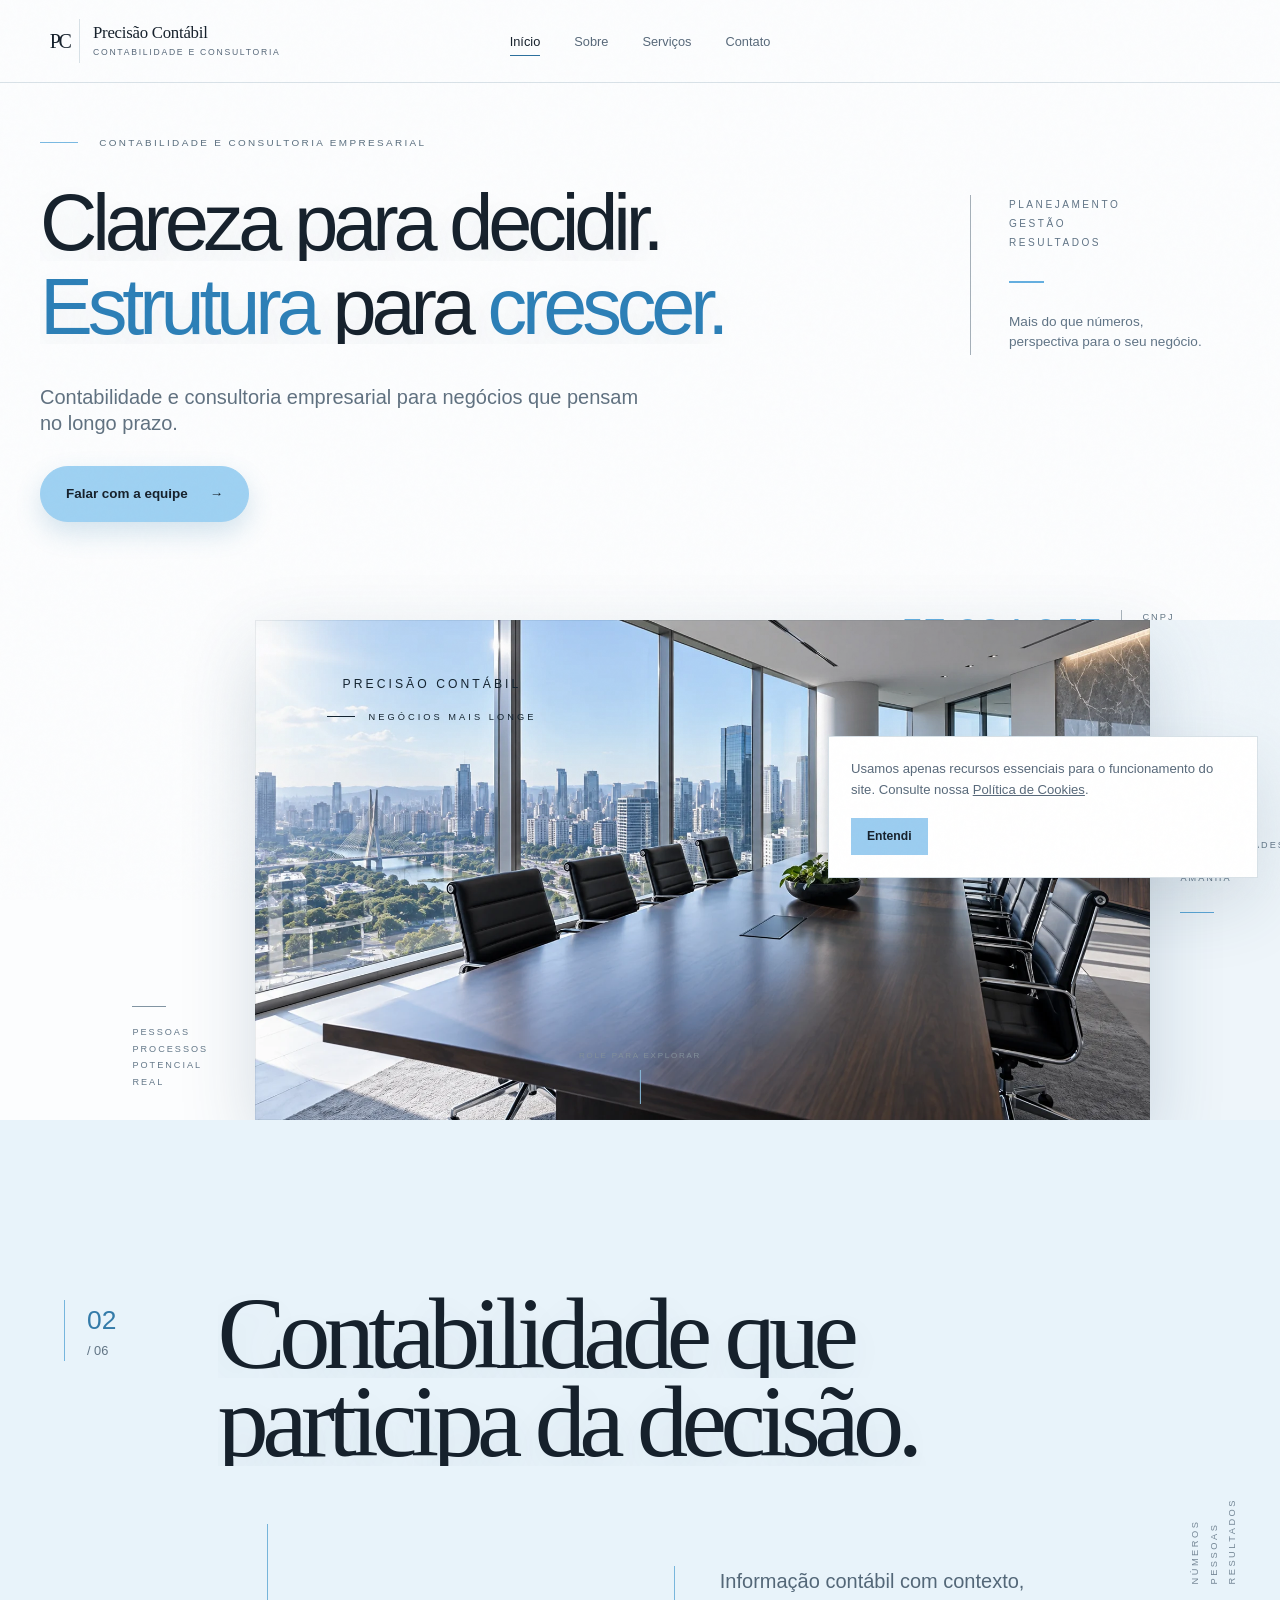
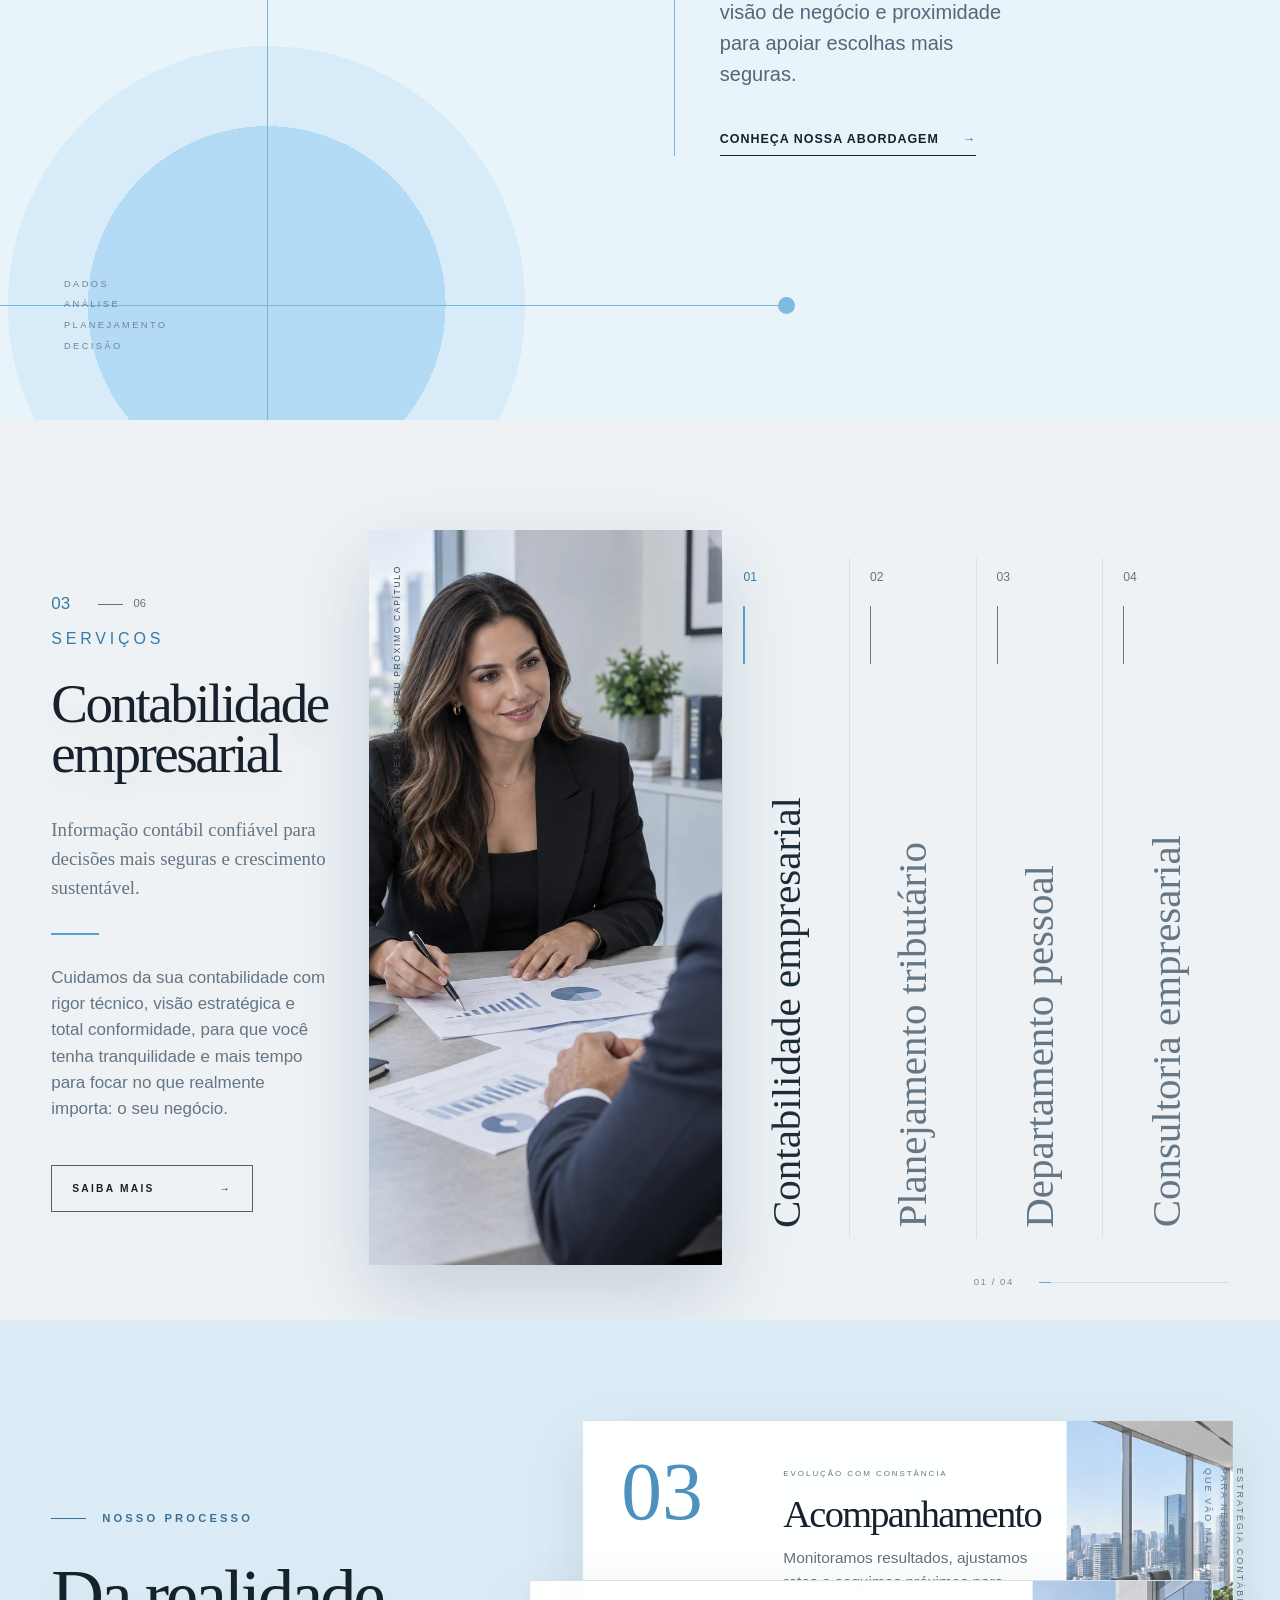
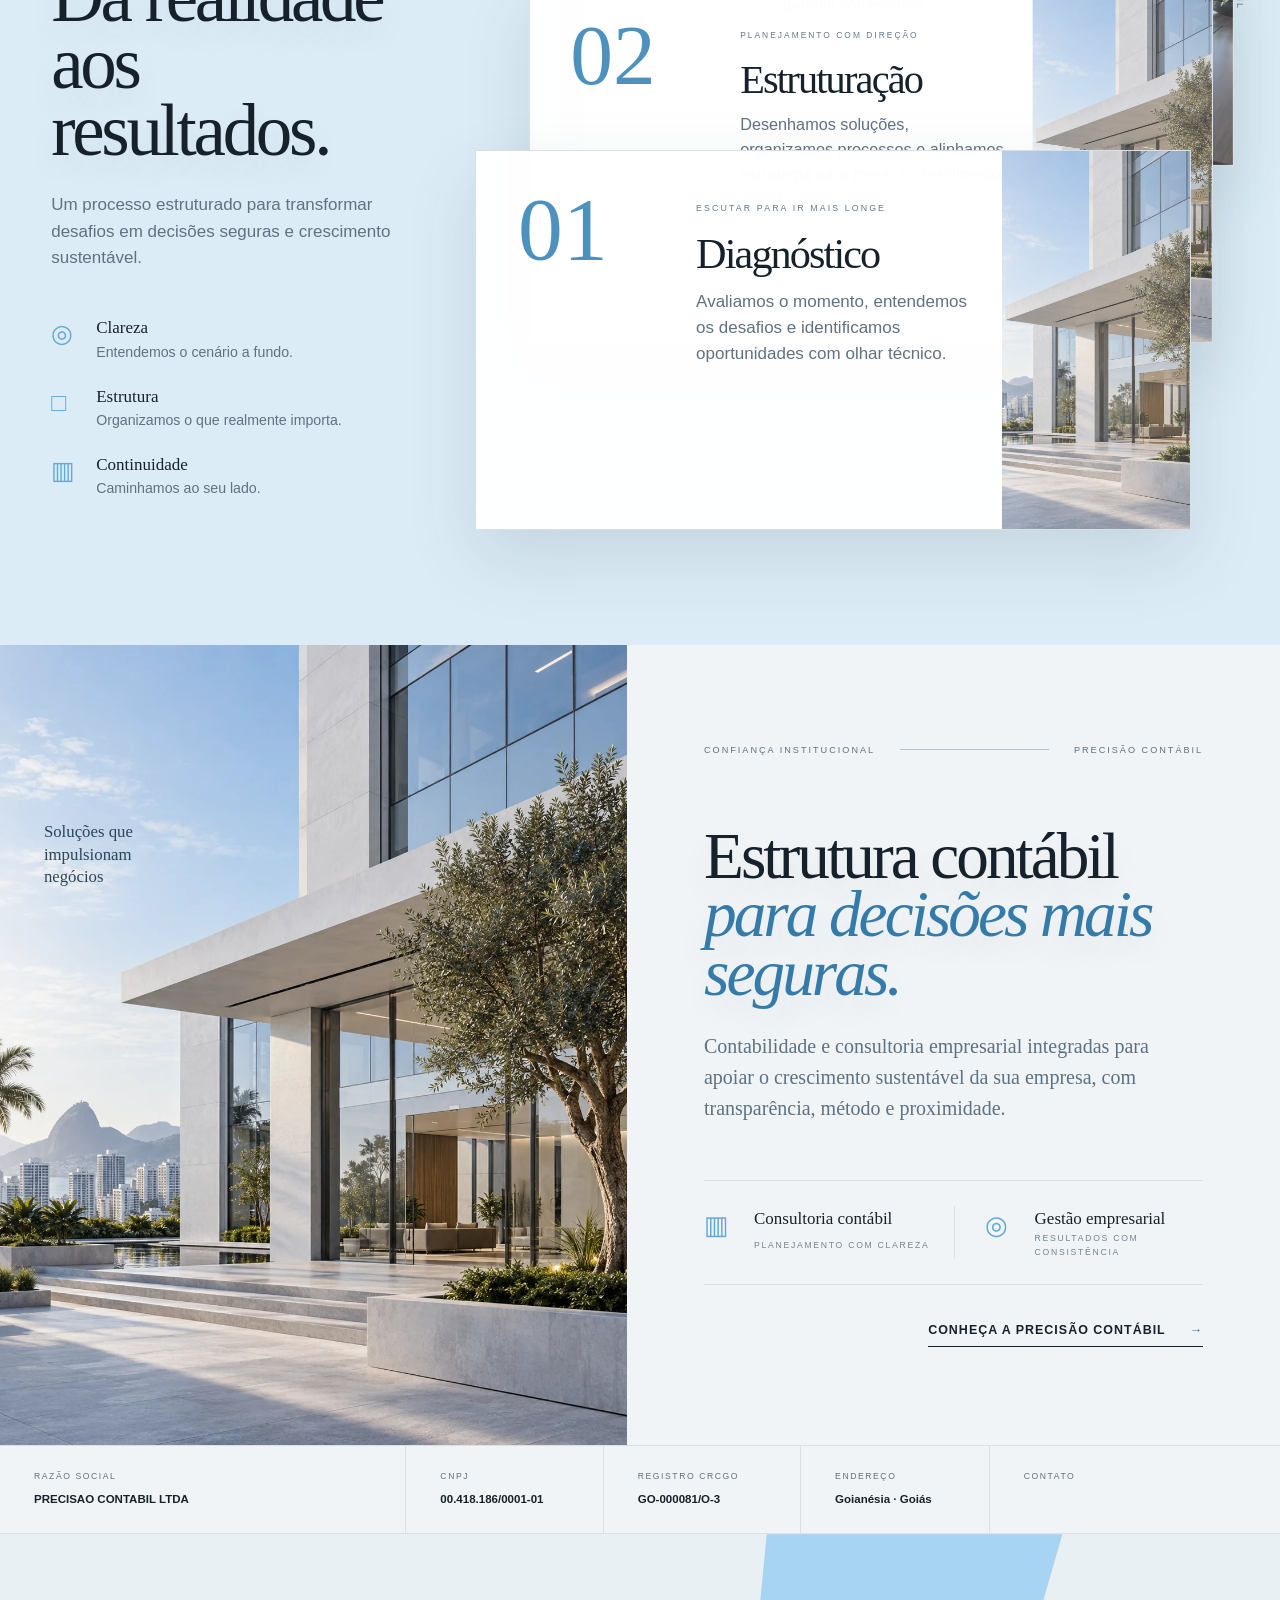
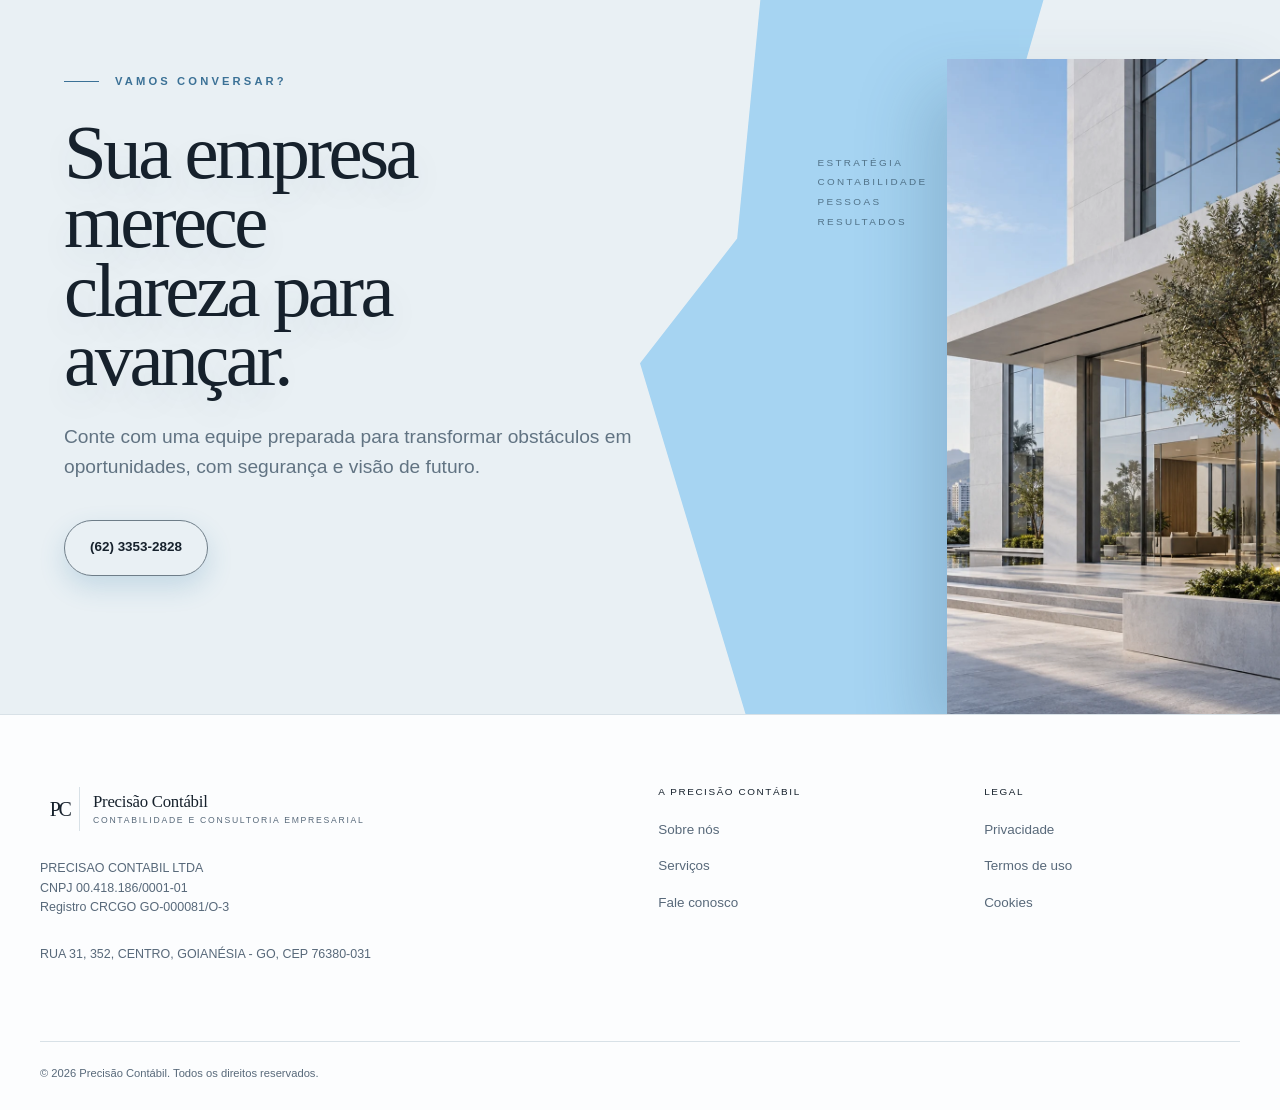
<file: index.html>
<!doctype html>
<html lang="pt-BR">
  <head>
    <meta charset="utf-8" />
    <meta name="viewport" content="width=device-width, initial-scale=1" />
    <meta
      name="description"
      content="Consultoria contábil e empresarial para decisões seguras, organização fiscal e crescimento sustentável em Goianésia, Goiás."
    />
    <meta name="theme-color" content="#fbfcfd" />
    <title>Precisão Contábil | Consultoria Contábil e Empresarial</title>
    <link rel="icon" href="assets/img/favicon.svg" type="image/svg+xml" />
    <link
      rel="preload"
      href="assets/img/hero-boardroom.webp"
      as="image"
      type="image/webp"
    />
    <link rel="stylesheet" href="assets/css/style.css?v=2" />
  </head>
  <body class="home-page">
    <a class="skip-link" href="#conteudo">Ir para o conteúdo</a>
    <header class="site-header home-header">
      <div class="wrap header-inner">
        <a class="brand" href="index.html"
          ><span class="brand-mark" aria-hidden="true">PC</span
          ><span class="brand-copy"
            ><strong>Precisão Contábil</strong
            ><span>Contabilidade e consultoria</span></span
          ></a
        >
        <button
          class="nav-toggle"
          type="button"
          data-nav-toggle
          aria-expanded="false"
          aria-controls="site-nav"
        >
          Menu
        </button>
        <nav
          class="site-nav"
          id="site-nav"
          data-nav-menu
          aria-label="Navegação principal"
        >
          <ul>
            <li><a href="index.html" aria-current="page">Início</a></li>
            <li><a href="sobre.html">Sobre</a></li>
            <li><a href="servicos.html">Serviços</a></li>
            <li><a href="contato.html">Contato</a></li>
          </ul>
        </nav>
        <a
          class="header-contact button-sky"
          data-company-href="mailto"
          href="mailto:"
          >Falar com a equipe <span>→</span></a
        >
      </div>
    </header>

    <main id="conteudo">
      <section class="art-hero" aria-labelledby="hero-title">
        <div class="wrap art-hero-grid">
          <div class="art-hero-main">
            <div class="hero-label reveal-line">
              <span>Contabilidade e consultoria empresarial</span>
            </div>
            <h1 id="hero-title">
              <span class="title-mask"><span>Clareza para decidir.</span></span
              ><span class="title-mask"
                ><span><b>Estrutura</b> para <b>crescer.</b></span></span
              >
            </h1>
            <p class="art-hero-lede hero-fade">
              Contabilidade e consultoria empresarial para negócios que pensam
              no longo prazo.
            </p>
            <a class="button button--sky hero-fade" href="contato.html"
              >Falar com a equipe <span aria-hidden="true">→</span></a
            >
          </div>
          <aside class="hero-notes hero-fade" aria-label="Nossa abordagem">
            <div class="vertical-rule"></div>
            <p>Planejamento<br />Gestão<br />Resultados</p>
            <i></i
            ><span
              >Mais do que números,<br />perspectiva para o seu negócio.</span
            >
          </aside>
          <div class="hero-legal hero-fade">
            <strong class="mono">57.924.057</strong
            ><span>CNPJ<br />regularidade<br />e direção</span>
          </div>
        </div>
        <div class="hero-photo-wrap" data-hero-media>
          <div class="hero-side-note hero-fade">
            <i></i><span>Pessoas<br />processos<br />potencial real</span>
          </div>
          <figure class="hero-photo">
            <img
              src="assets/img/hero-boardroom.webp"
              alt="Sala executiva contemporânea com vista para a cidade"
            />
            <figcaption>
              <span>Precisão Contábil</span><span>Negócios mais longe</span>
            </figcaption>
          </figure>
          <div class="hero-photo-note">
            <span>Disciplina para hoje</span
            ><span>Oportunidades para amanhã</span>
          </div>
        </div>
        <div class="scroll-cue" aria-hidden="true">
          <span>Role para explorar</span><i></i>
        </div>
      </section>

      <section
        class="manifesto color-reveal-section"
        data-manifesto
        aria-labelledby="manifesto-title"
      >
        <span class="section-wash" aria-hidden="true"></span>
        <div class="manifesto-index"><strong>02</strong><span>/ 06</span></div>
        <div class="manifesto-geometry" aria-hidden="true">
          <div class="geo-disc"></div>
          <div class="geo-line geo-line-x"></div>
          <div class="geo-line geo-line-y"></div>
          <div class="geo-dot"></div>
        </div>
        <div class="manifesto-copy">
          <h2 id="manifesto-title">
            <span class="title-mask"><span>Contabilidade que</span></span
            ><span class="title-mask"><span>participa da decisão.</span></span>
          </h2>
          <div class="manifesto-detail">
            <p>
              Informação contábil com contexto, visão de negócio e proximidade
              para apoiar escolhas mais seguras.
            </p>
            <a class="text-link" href="sobre.html"
              >Conheça nossa abordagem <span aria-hidden="true">→</span></a
            >
          </div>
        </div>
        <div class="manifesto-side">Números<br />Pessoas<br />Resultados</div>
        <div class="manifesto-keywords">
          Dados<br />Análise<br />Planejamento<br />Decisão
        </div>
      </section>

      <section
        class="service-showcase color-reveal-section"
        data-service-showcase
        aria-labelledby="service-heading"
      >
        <span class="section-wash" aria-hidden="true"></span>
        <div class="service-screen">
          <div class="service-counter">
            <span>03</span><i></i><small>06</small><strong>Serviços</strong>
          </div>
          <div class="service-copy">
            <h2 id="service-heading" data-service-title>
              Contabilidade<br />empresarial
            </h2>
            <p class="service-lead" data-service-lead>
              Informação contábil confiável para decisões mais seguras e
              crescimento sustentável.
            </p>
            <i class="short-rule"></i>
            <p data-service-description>
              Cuidamos da sua contabilidade com rigor técnico, visão estratégica
              e total conformidade, para que você tenha tranquilidade e mais
              tempo para focar no que realmente importa: o seu negócio.
            </p>
            <a class="outline-link" href="servicos.html"
              >Saiba mais <span>→</span></a
            >
          </div>
          <figure class="service-portrait">
            <img
              src="assets/img/consultoria-retrato.webp"
              alt="Consultora analisando informações financeiras com um cliente"
            />
            <figcaption>Soluções para o seu próximo capítulo</figcaption>
          </figure>
          <ul class="service-slices" aria-label="Áreas de atuação">
            <li>
              <button
                class="service-slice is-active"
                type="button"
                data-service-tab="0"
              >
                <span>01</span><i></i><strong>Contabilidade empresarial</strong>
              </button>
            </li>
            <li>
              <button class="service-slice" type="button" data-service-tab="1">
                <span>02</span><i></i><strong>Planejamento tributário</strong>
              </button>
            </li>
            <li>
              <button class="service-slice" type="button" data-service-tab="2">
                <span>03</span><i></i><strong>Departamento pessoal</strong>
              </button>
            </li>
            <li>
              <button class="service-slice" type="button" data-service-tab="3">
                <span>04</span><i></i><strong>Consultoria empresarial</strong>
              </button>
            </li>
          </ul>
          <div class="service-progress">
            <span data-service-index>01 / 04</span
            ><i><b data-service-progress></b></i>
          </div>
        </div>
      </section>

      <section
        class="process-showcase color-reveal-section"
        data-process-showcase
        aria-labelledby="process-title"
      >
        <span class="section-wash" aria-hidden="true"></span>
        <div class="process-screen">
          <div class="process-copy-art">
            <p class="art-kicker">Nosso processo</p>
            <h2 id="process-title">Da realidade<br />aos resultados.</h2>
            <p>
              Um processo estruturado para transformar desafios em decisões
              seguras e crescimento sustentável.
            </p>
            <div class="process-values">
              <div>
                <span class="value-glyph">◎</span><strong>Clareza</strong
                ><small>Entendemos o cenário a fundo.</small>
              </div>
              <div>
                <span class="value-glyph">□</span><strong>Estrutura</strong
                ><small>Organizamos o que realmente importa.</small>
              </div>
              <div>
                <span class="value-glyph">▥</span><strong>Continuidade</strong
                ><small>Caminhamos ao seu lado.</small>
              </div>
            </div>
          </div>
          <div class="paper-stage" role="group" aria-label="Etapas do processo">
            <article class="process-paper paper-3">
              <span class="paper-number">03</span>
              <div>
                <small>Evolução com constância</small>
                <h3>Acompanhamento</h3>
                <p>
                  Monitoramos resultados, ajustamos rotas e seguimos próximos
                  para garantir consistência.
                </p>
              </div>
              <figure>
                <img src="assets/img/hero-boardroom.webp" alt="" />
              </figure>
            </article>
            <article class="process-paper paper-2">
              <span class="paper-number">02</span>
              <div>
                <small>Planejamento com direção</small>
                <h3>Estruturação</h3>
                <p>
                  Desenhamos soluções, organizamos processos e alinhamos
                  estratégia para tornar o crescimento viável.
                </p>
              </div>
              <figure>
                <img src="assets/img/arquitetura-institucional.webp" alt="" />
              </figure>
            </article>
            <article class="process-paper paper-1">
              <span class="paper-number">01</span>
              <div>
                <small>Escutar para ir mais longe</small>
                <h3>Diagnóstico</h3>
                <p>
                  Avaliamos o momento, entendemos os desafios e identificamos
                  oportunidades com olhar técnico.
                </p>
              </div>
              <figure>
                <img src="assets/img/arquitetura-institucional.webp" alt="" />
              </figure>
            </article>
          </div>
          <div class="process-side-copy">
            Estratégia contábil<br />para negócios<br />que vão mais longe
          </div>
        </div>
      </section>

      <section
        class="institutional color-reveal-section"
        data-institutional
        aria-labelledby="institutional-title"
      >
        <span class="section-wash" aria-hidden="true"></span>
        <figure class="institutional-photo">
          <img
            src="assets/img/arquitetura-institucional.webp"
            alt="Arquitetura corporativa contemporânea"
          />
          <figcaption>Soluções que impulsionam negócios</figcaption>
        </figure>
        <div class="institutional-copy">
          <div class="institutional-rule">
            <span>Confiança institucional</span><i></i
            ><span>Precisão Contábil</span>
          </div>
          <h2 id="institutional-title">
            Estrutura contábil<br /><em>para decisões mais seguras.</em>
          </h2>
          <p>
            Contabilidade e consultoria empresarial integradas para apoiar o
            crescimento sustentável da sua empresa, com transparência, método e
            proximidade.
          </p>
          <div class="institutional-pillars">
            <div>
              <span>▥</span><strong>Consultoria contábil</strong
              ><small>Planejamento com clareza</small>
            </div>
            <div>
              <span>◎</span><strong>Gestão empresarial</strong
              ><small>Resultados com consistência</small>
            </div>
          </div>
          <a class="text-link" href="sobre.html"
            >Conheça a Precisão Contábil <span>→</span></a
          >
        </div>
        <div class="institutional-data">
          <div>
            <small>Razão social</small
            ><strong data-company="razaoSocial"
              >PRECISAO CONTABIL LTDA</strong
            >
          </div>
          <div>
            <small>CNPJ</small
            ><strong data-company="cnpj">00.418.186/0001-01</strong>
          </div>
          <div>
            <small>Registro CRCGO</small
            ><strong data-company="registroCrcgo">GO-000081/O-3</strong>
          </div>
          <div><small>Endereço</small><strong>Goianésia · Goiás</strong></div>
          <div>
            <small>Contato</small
            ><a
              data-company-href="mailto"
              href="mailto:"
              data-company="contato.email"
              ></a
            >
          </div>
        </div>
      </section>

      <section
        class="final-cta color-reveal-section"
        data-final-cta
        aria-labelledby="contact-title"
      >
        <span class="section-wash" aria-hidden="true"></span>
        <div class="final-cta-shape" aria-hidden="true">
          <span
            >Estratégia<br />Contabilidade<br />Pessoas<br />Resultados</span
          >
        </div>
        <div class="final-cta-building">
          <img
            src="assets/img/arquitetura-institucional.webp"
            alt="Fachada de edifício corporativo"
          />
        </div>
        <div class="final-cta-copy">
          <p class="art-kicker">Vamos conversar?</p>
          <h2 id="contact-title">
            Sua empresa merece<br />clareza para avançar.
          </h2>
          <p>
            Conte com uma equipe preparada para transformar obstáculos em
            oportunidades, com segurança e visão de futuro.
          </p>
          <div class="final-actions">
            <a
              class="button button--sky"
              data-company-href="mailto"
              href="mailto:"
              >Enviar um e-mail <span>→</span></a
            ><a
              class="button button--outline"
              data-company-href="tel"
              href="tel:+556233532828"
              data-company="contato.telefone"
              >(62)&nbsp;3353&#8209;2828</a
            >
          </div>
        </div>
      </section>
    </main>

    <footer class="site-footer art-footer">
      <div class="wrap">
        <div class="footer-grid">
          <div class="footer-brand">
            <a class="brand" href="index.html"
              ><span class="brand-mark" aria-hidden="true">PC</span
              ><span class="brand-copy"
                ><strong>Precisão Contábil</strong
                ><span>Contabilidade e consultoria empresarial</span></span
              ></a
            >
            <p>
              <span data-company="razaoSocial"
                >PRECISAO CONTABIL LTDA</span
              ><br />CNPJ <span data-company="cnpj">00.418.186/0001-01</span
              ><br />Registro CRCGO
              <span data-company="registroCrcgo">GO-000081/O-3</span>
            </p>
            <p class="small" data-company="endereco.completo">
              RUA 31, 352, CENTRO,
              GOIANÉSIA - GO, CEP 76380-031
            </p>
          </div>
          <div class="footer-col">
            <h2>A Precisão Contábil</h2>
            <ul>
              <li><a href="sobre.html">Sobre nós</a></li>
              <li><a href="servicos.html">Serviços</a></li>
              <li><a href="contato.html">Fale conosco</a></li>
            </ul>
          </div>
          <div class="footer-col">
            <h2>Legal</h2>
            <ul>
              <li><a href="privacidade.html">Privacidade</a></li>
              <li><a href="termos.html">Termos de uso</a></li>
              <li><a href="cookies.html">Cookies</a></li>
            </ul>
          </div>
        </div>
        <div class="footer-bottom">
          <span
            >© <span data-current-year>2026</span> Precisão Contábil. Todos os
            direitos reservados.</span
          ><a
            data-company-href="mailto"
            href="mailto:"
            data-company="contato.email"
            ></a
          >
        </div>
      </div>
    </footer>
    <aside
      class="cookie-notice"
      data-cookie-notice
      role="status"
      aria-live="polite"
    >
      <p>
        Usamos apenas recursos essenciais para o funcionamento do site. Consulte
        nossa <a href="cookies.html">Política de Cookies</a>.
      </p>
      <button type="button" data-cookie-dismiss>Entendi</button>
    </aside>
    <script defer src="assets/js/company-data.js"></script>
    <script defer src="assets/js/main.js?v=2"></script>
  </body>
</html>
</file>
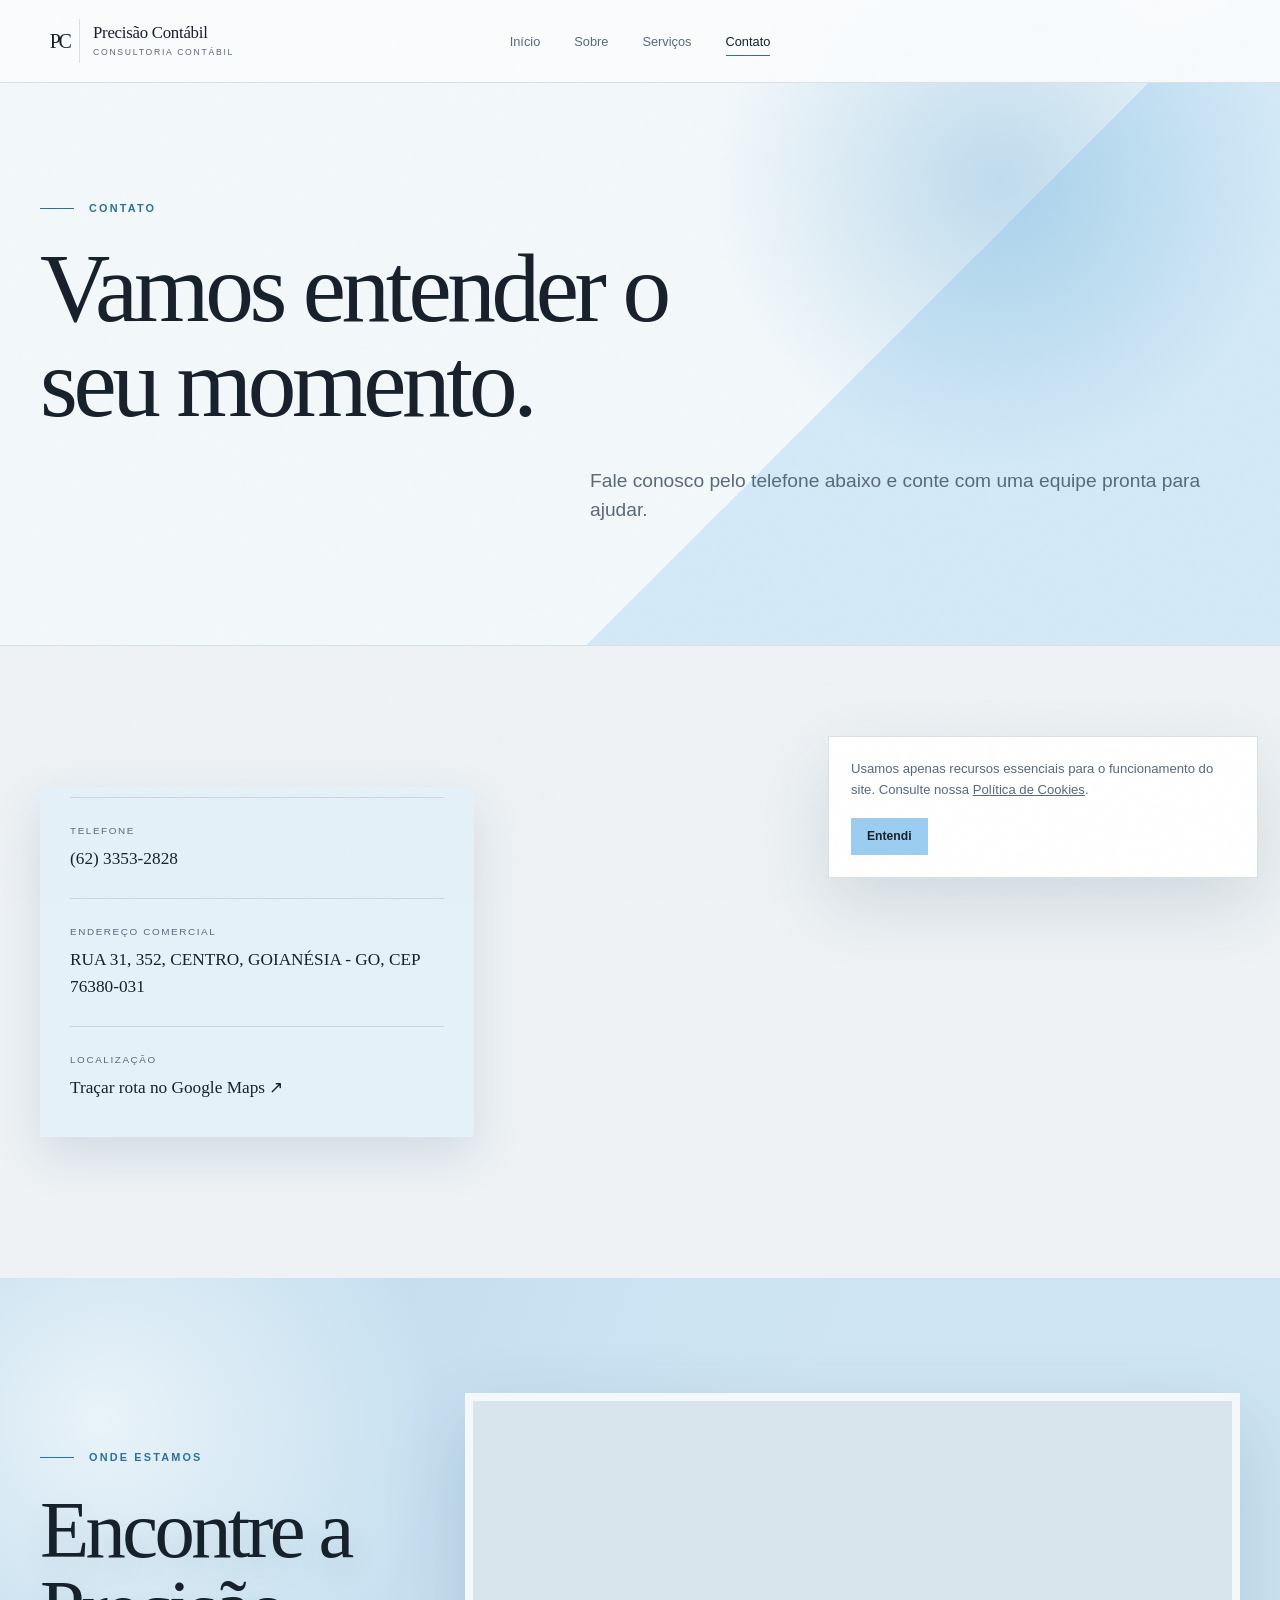
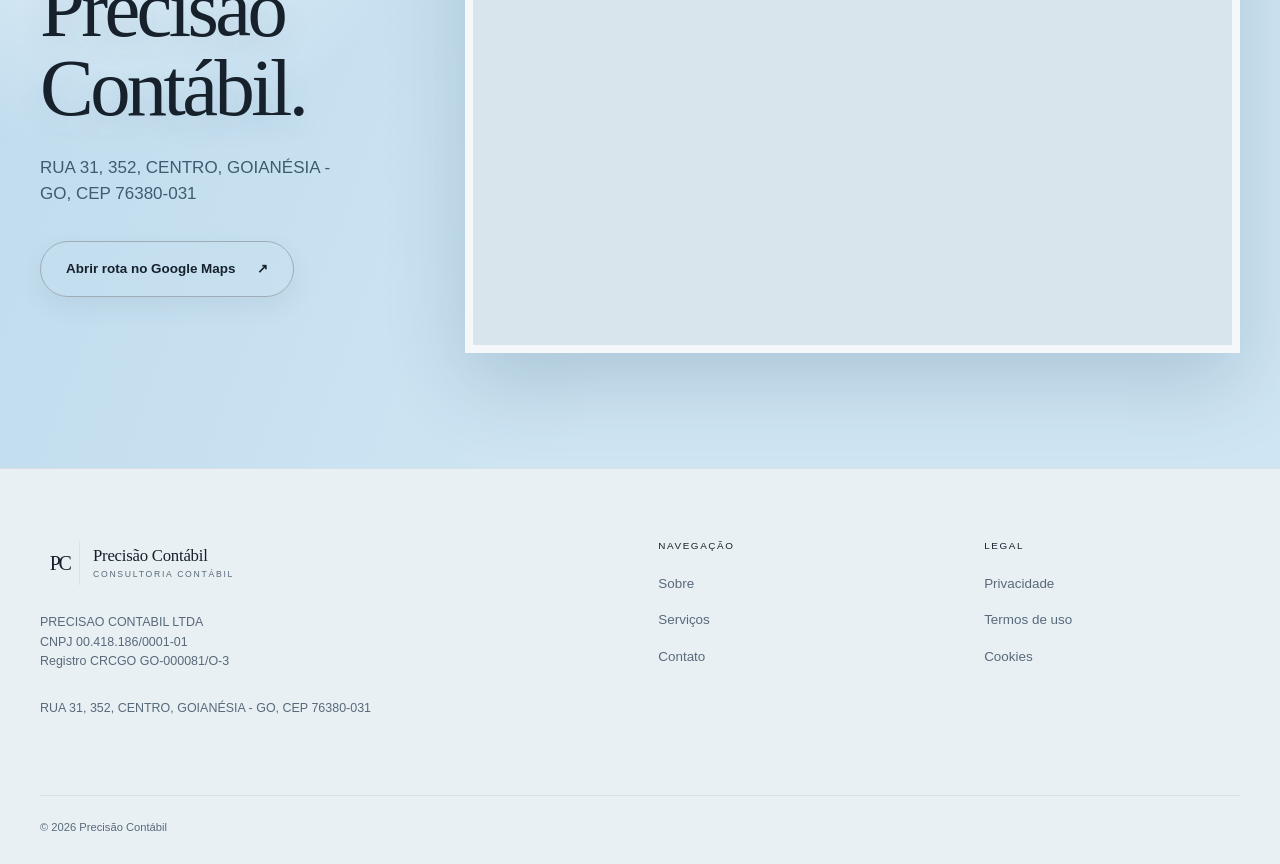
<file: contato.html>
<!doctype html>
<html lang="pt-BR">
  <head>
    <meta charset="utf-8" />
    <meta name="viewport" content="width=device-width, initial-scale=1" />
    <meta
      name="description"
      content="Entre em contato com a Precisão Contábil."
    />
    <meta name="theme-color" content="#f7f9fb" />
    <title>Contato | Precisão Contábil</title>
    <link rel="icon" href="assets/img/favicon.svg" type="image/svg+xml" />
    <link rel="stylesheet" href="assets/css/style.css?v=2" />
  </head>
  <body class="contact-page">
    <a class="skip-link" href="#conteudo">Ir para o conteúdo</a>
    <header class="site-header">
      <div class="wrap header-inner">
        <a
          class="brand"
          href="index.html"
          aria-label="PC Precisão Contábil, página inicial"
          ><span class="brand-mark" aria-hidden="true">PC</span
          ><span class="brand-copy"
            ><strong>Precisão Contábil</strong
            ><span>Consultoria contábil</span></span
          ></a
        ><button
          class="nav-toggle"
          type="button"
          data-nav-toggle
          aria-expanded="false"
          aria-controls="site-nav"
        >
          Menu
        </button>
        <nav
          class="site-nav"
          id="site-nav"
          data-nav-menu
          aria-label="Navegação principal"
        >
          <ul>
            <li><a href="index.html">Início</a></li>
            <li><a href="sobre.html">Sobre</a></li>
            <li><a href="servicos.html">Serviços</a></li>
            <li><a href="contato.html" aria-current="page">Contato</a></li>
          </ul>
        </nav>
        <a
          class="header-contact"
          data-company-href="mailto"
          href="mailto:"
          >Agendar <span>↗</span></a
        >
      </div>
    </header>
    <main id="conteudo">
      <section class="page-hero">
        <div class="wrap">
          <p class="kicker hero-reveal">Contato</p>
          <h1 class="hero-reveal">Vamos entender o seu momento.</h1>
          <p class="lede hero-reveal">
            Fale conosco pelo telefone abaixo e conte com uma equipe pronta para ajudar.
          </p>
        </div>
      </section>
      <section class="section">
        <div class="wrap contact-layout">
          <div class="contact-direct" data-reveal>
            <a
              data-company-href="mailto"
              href="https://mail.google.com/mail/?view=cm&amp;fs=1&amp;to=contato%40contabilconsultoria.com"
              target="_blank"
              rel="noopener"
              ><small>E-mail</small
              ><strong data-company="contato.email"
                ></strong
              ></a
            >
            <button class="contact-copy-button" type="button" data-copy-email>
              Copiar endereço de e-mail
            </button>
            <a data-company-href="tel" href="tel:+556233532828"
              ><small>Telefone</small
              ><strong data-company="contato.telefone"
                >(62)&nbsp;3353&#8209;2828</strong
              ></a
            >
            <address>
              <small>Endereço comercial</small
              ><strong data-company="endereco.completo"
                >RUA 31, 352, CENTRO,
                GOIANÉSIA - GO, CEP 76380-031</strong
              >
            </address>
            <a data-company-href="maps" href="#" target="_blank" rel="noopener"
              ><small>Localização</small
              ><strong>Traçar rota no Google Maps ↗</strong></a
            >
          </div>
          <form class="contact-form" data-contact-form data-reveal>
            <div class="form-field">
              <label for="nome">Nome</label
              ><input
                id="nome"
                name="nome"
                type="text"
                autocomplete="name"
                placeholder="Seu nome"
                required
              />
            </div>
            <div class="form-field">
              <label for="email">E-mail</label
              ><input
                id="email"
                name="email"
                type="email"
                autocomplete="email"
                placeholder="voce@empresa.com"
                required
              />
            </div>
            <div class="form-field">
              <label for="telefone">Telefone</label>
              <div class="phone-field">
                <select id="codigo" name="codigo" aria-label="Código do país">
                  <option value="+55" selected>+55</option></select
                ><input
                  id="telefone"
                  name="telefone"
                  type="tel"
                  autocomplete="tel"
                  inputmode="tel"
                  placeholder="DDD e número"
                  required
                />
              </div>
            </div>
            <div class="form-field">
              <label for="assunto">Assunto</label
              ><select id="assunto" name="assunto">
                <option>Consultoria contábil</option>
                <option>Planejamento tributário</option>
                <option>Departamento pessoal</option>
                <option>Consultoria empresarial</option>
                <option>Outro assunto</option>
              </select>
            </div>
            <div class="form-field form-field--wide">
              <label for="mensagem">Como podemos ajudar?</label
              ><textarea
                id="mensagem"
                name="mensagem"
                placeholder="Conte brevemente a necessidade da sua empresa."
                required
              ></textarea>
            </div>
            <div class="form-field form-field--wide">
              <button class="button" type="submit">
                Preparar mensagem no Gmail <span aria-hidden="true">↗</span>
              </button>
              <p class="form-note">
                O Gmail será aberto em uma nova aba. Revise a mensagem e conclua
                o envio.
              </p>
            </div>
            <p class="form-status" data-form-status hidden></p>
          </form>
        </div>
      </section>
      <section
        class="contact-map-section color-reveal-section"
        aria-labelledby="map-title"
      >
        <span class="section-wash" aria-hidden="true"></span>
        <div class="wrap contact-map-grid">
          <div class="contact-map-copy" data-reveal>
            <p class="kicker">Onde estamos</p>
            <h2 id="map-title">Encontre a Precisão Contábil.</h2>
            <address data-company="endereco.completo">
              RUA 31, 352, CENTRO,
              GOIANÉSIA - GO, CEP 76380-031
            </address>
            <a
              class="button button--ghost"
              data-company-href="maps"
              href="https://www.google.com/maps/search/?api=1&amp;query=RUA%20OSMAR%20JOSE%20GARCIA%20758%20CACHOEIRA%20DOURADA%20GO"
              target="_blank"
              rel="noopener"
              >Abrir rota no Google Maps <span aria-hidden="true">↗</span></a
            >
          </div>
          <div class="contact-map-frame" data-reveal>
            <iframe
              data-company-map
              title="Mapa da localização da Precisão Contábil em Goianésia, Goiás"
              src="https://maps.google.com/maps?q=RUA%2031%20352%20CENTRO%20GOIANESIA%20GO%2076380-031&amp;t=&amp;z=16&amp;ie=UTF8&amp;iwloc=&amp;output=embed"
              loading="lazy"
              referrerpolicy="no-referrer-when-downgrade"
              allowfullscreen
            ></iframe>
          </div>
        </div>
      </section>
    </main>
    <footer class="site-footer">
      <div class="wrap">
        <div class="footer-grid">
          <div class="footer-brand">
            <a class="brand" href="index.html"
              ><span class="brand-mark" aria-hidden="true">PC</span
              ><span class="brand-copy"
                ><strong>Precisão Contábil</strong
                ><span>Consultoria contábil</span></span
              ></a
            >
            <p>
              <span data-company="razaoSocial"
                >PRECISAO CONTABIL LTDA</span
              ><br />CNPJ <span data-company="cnpj">00.418.186/0001-01</span><br />
              Registro CRCGO
              <span data-company="registroCrcgo">GO-000081/O-3</span>
            </p>
            <p class="small" data-company="endereco.completo">
              RUA 31, 352, CENTRO,
              GOIANÉSIA - GO, CEP 76380-031
            </p>
          </div>
          <div class="footer-col">
            <h2>Navegação</h2>
            <ul>
              <li><a href="sobre.html">Sobre</a></li>
              <li><a href="servicos.html">Serviços</a></li>
              <li><a href="contato.html">Contato</a></li>
            </ul>
          </div>
          <div class="footer-col">
            <h2>Legal</h2>
            <ul>
              <li><a href="privacidade.html">Privacidade</a></li>
              <li><a href="termos.html">Termos de uso</a></li>
              <li><a href="cookies.html">Cookies</a></li>
            </ul>
          </div>
        </div>
        <div class="footer-bottom">
          <span>© <span data-current-year>2026</span> Precisão Contábil</span
          ><a
            data-company-href="mailto"
            href="mailto:"
            data-company="contato.email"
            ></a
          >
        </div>
      </div>
    </footer>
    <aside
      class="cookie-notice"
      data-cookie-notice
      role="status"
      aria-live="polite"
    >
      <p>
        Usamos apenas recursos essenciais para o funcionamento do site. Consulte
        nossa <a href="cookies.html">Política de Cookies</a>.
      </p>
      <button type="button" data-cookie-dismiss>Entendi</button>
    </aside>
    <script defer src="assets/js/company-data.js"></script>
    <script defer src="assets/js/main.js?v=2"></script>
  </body>
</html>
</file>
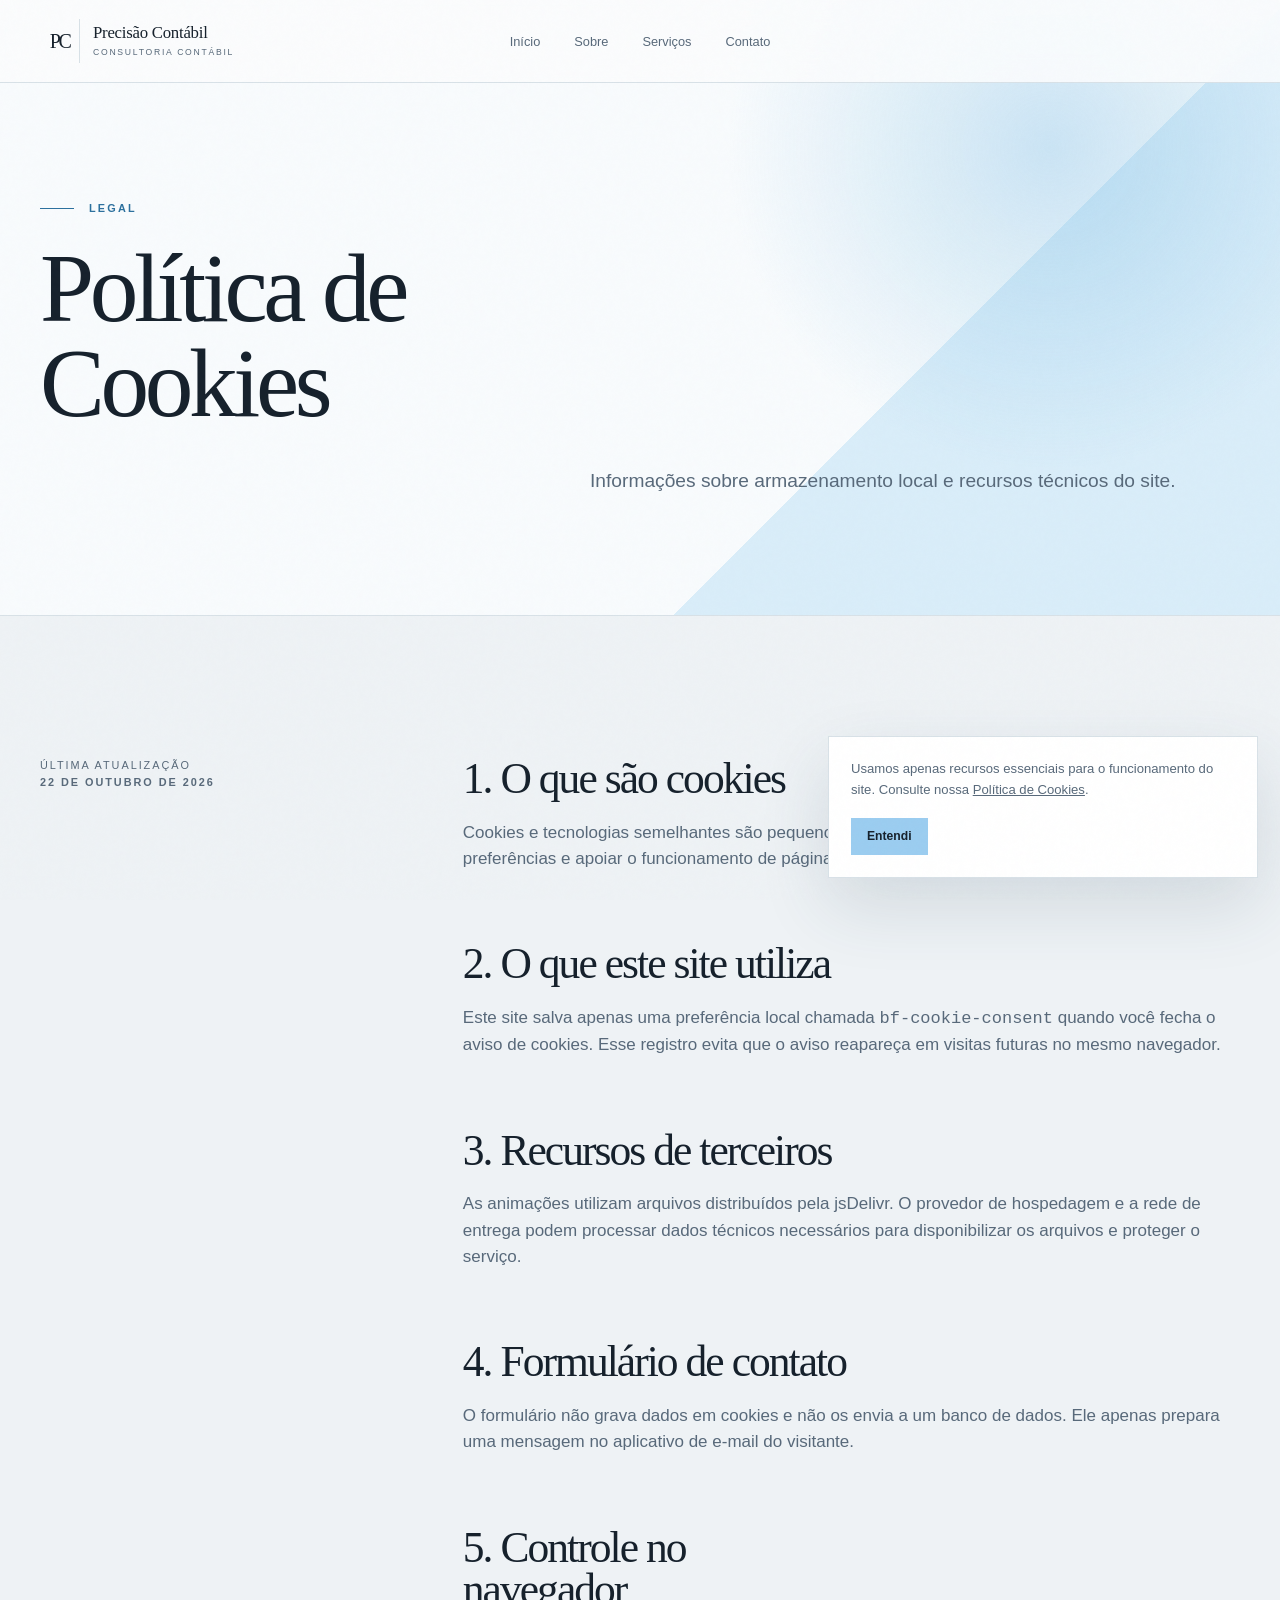
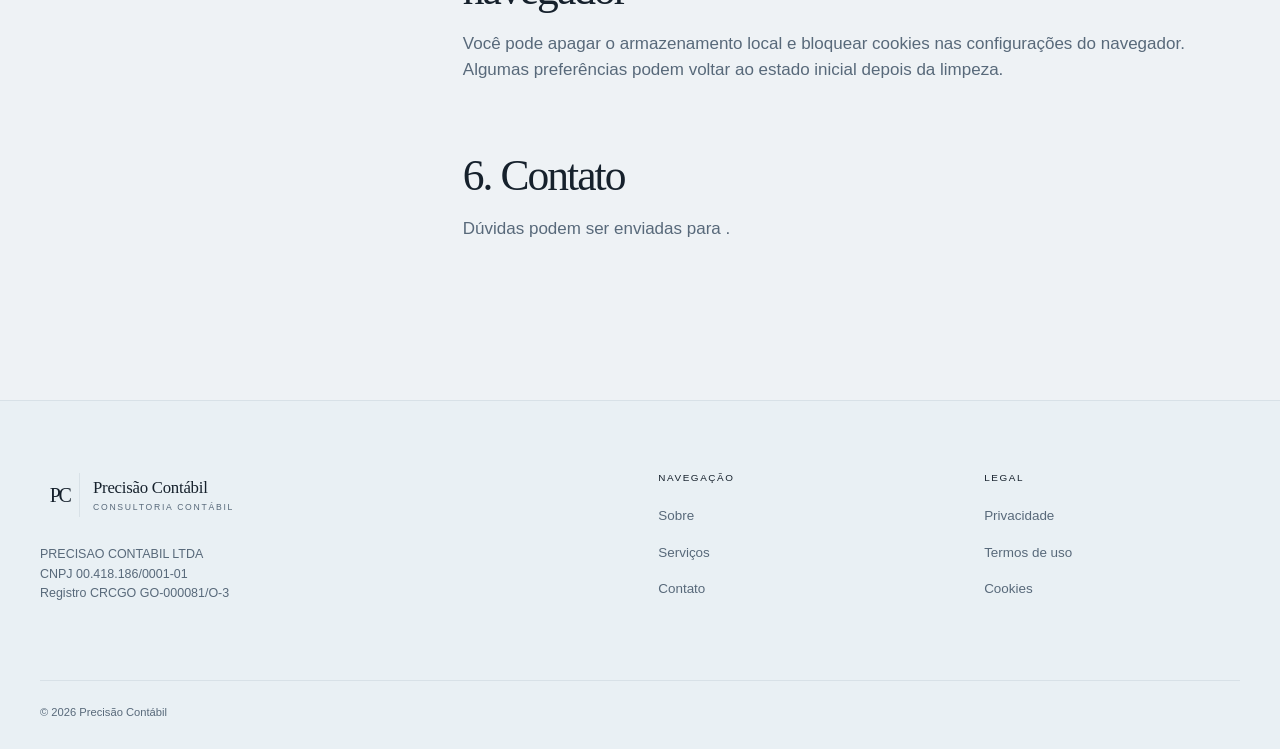
<file: cookies.html>
<!doctype html>
<html lang="pt-BR">
  <head>
    <meta charset="utf-8" />
    <meta name="viewport" content="width=device-width, initial-scale=1" />
    <meta
      name="description"
      content="Política de Cookies da Precisão Contábil."
    />
    <meta name="theme-color" content="#0d1211" />
    <title>Política de Cookies | Precisão Contábil</title>
    <link rel="icon" href="assets/img/favicon.svg" type="image/svg+xml" />
    <link rel="stylesheet" href="assets/css/style.css?v=2" />
  </head>
  <body>
    <a class="skip-link" href="#conteudo">Ir para o conteúdo</a>
    <header class="site-header">
      <div class="wrap header-inner">
        <a class="brand" href="index.html"
          ><span class="brand-mark" aria-hidden="true">PC</span
          ><span class="brand-copy"
            ><strong>Precisão Contábil</strong
            ><span>Consultoria contábil</span></span
          ></a
        ><button
          class="nav-toggle"
          type="button"
          data-nav-toggle
          aria-expanded="false"
          aria-controls="site-nav"
        >
          Menu
        </button>
        <nav
          class="site-nav"
          id="site-nav"
          data-nav-menu
          aria-label="Navegação principal"
        >
          <ul>
            <li><a href="index.html">Início</a></li>
            <li><a href="sobre.html">Sobre</a></li>
            <li><a href="servicos.html">Serviços</a></li>
            <li><a href="contato.html">Contato</a></li>
          </ul>
        </nav>
        <a
          class="header-contact"
          data-company-href="mailto"
          href="mailto:"
          >Agendar <span>↗</span></a
        >
      </div>
    </header>
    <main id="conteudo">
      <section class="page-hero">
        <div class="wrap">
          <p class="kicker hero-reveal">Legal</p>
          <h1 class="hero-reveal">Política de Cookies</h1>
          <p class="lede hero-reveal">
            Informações sobre armazenamento local e recursos técnicos do site.
          </p>
        </div>
      </section>
      <section class="section">
        <div class="wrap page-grid">
          <aside class="page-aside">
            <p>
              Última atualização<br /><strong
                data-company="legal.ultimaAtualizacao"
                >24 de setembro de 2026</strong
              >
            </p>
          </aside>
          <article class="prose" data-reveal>
            <h2>1. O que são cookies</h2>
            <p>
              Cookies e tecnologias semelhantes são pequenos registros usados
              pelo navegador para manter preferências e apoiar o funcionamento
              de páginas.
            </p>
            <h2>2. O que este site utiliza</h2>
            <p>
              Este site salva apenas uma preferência local chamada
              <span class="mono">bf-cookie-consent</span> quando você fecha o
              aviso de cookies. Esse registro evita que o aviso reapareça em
              visitas futuras no mesmo navegador.
            </p>
            <h2>3. Recursos de terceiros</h2>
            <p>
              As animações utilizam arquivos distribuídos pela jsDelivr. O
              provedor de hospedagem e a rede de entrega podem processar dados
              técnicos necessários para disponibilizar os arquivos e proteger o
              serviço.
            </p>
            <h2>4. Formulário de contato</h2>
            <p>
              O formulário não grava dados em cookies e não os envia a um banco
              de dados. Ele apenas prepara uma mensagem no aplicativo de e-mail
              do visitante.
            </p>
            <h2>5. Controle no navegador</h2>
            <p>
              Você pode apagar o armazenamento local e bloquear cookies nas
              configurações do navegador. Algumas preferências podem voltar ao
              estado inicial depois da limpeza.
            </p>
            <h2>6. Contato</h2>
            <p>
              Dúvidas podem ser enviadas para
              <a
                data-company-href="mailto"
                href="mailto:"
                data-company="contato.email"
                ></a
              >.
            </p>
          </article>
        </div>
      </section>
    </main>
    <footer class="site-footer">
      <div class="wrap">
        <div class="footer-grid">
          <div class="footer-brand">
            <a class="brand" href="index.html"
              ><span class="brand-mark" aria-hidden="true">PC</span
              ><span class="brand-copy"
                ><strong>Precisão Contábil</strong
                ><span>Consultoria contábil</span></span
              ></a
            >
            <p>
              <span data-company="razaoSocial"
                >PRECISAO CONTABIL LTDA</span
              ><br />CNPJ <span data-company="cnpj">00.418.186/0001-01</span><br />
              Registro CRCGO
              <span data-company="registroCrcgo">GO-000081/O-3</span>
            </p>
          </div>
          <div class="footer-col">
            <h2>Navegação</h2>
            <ul>
              <li><a href="sobre.html">Sobre</a></li>
              <li><a href="servicos.html">Serviços</a></li>
              <li><a href="contato.html">Contato</a></li>
            </ul>
          </div>
          <div class="footer-col">
            <h2>Legal</h2>
            <ul>
              <li><a href="privacidade.html">Privacidade</a></li>
              <li><a href="termos.html">Termos de uso</a></li>
              <li><a href="cookies.html">Cookies</a></li>
            </ul>
          </div>
        </div>
        <div class="footer-bottom">
          <span>© <span data-current-year>2026</span> Precisão Contábil</span
          ><a
            data-company-href="mailto"
            href="mailto:"
            data-company="contato.email"
            ></a
          >
        </div>
      </div>
    </footer>
    <aside
      class="cookie-notice"
      data-cookie-notice
      role="status"
      aria-live="polite"
    >
      <p>
        Usamos apenas recursos essenciais para o funcionamento do site. Consulte
        nossa <a href="cookies.html">Política de Cookies</a>.
      </p>
      <button type="button" data-cookie-dismiss>Entendi</button>
    </aside>
    <script defer src="assets/js/company-data.js"></script>
    <script defer src="assets/js/main.js?v=2"></script>
  </body>
</html>
</file>
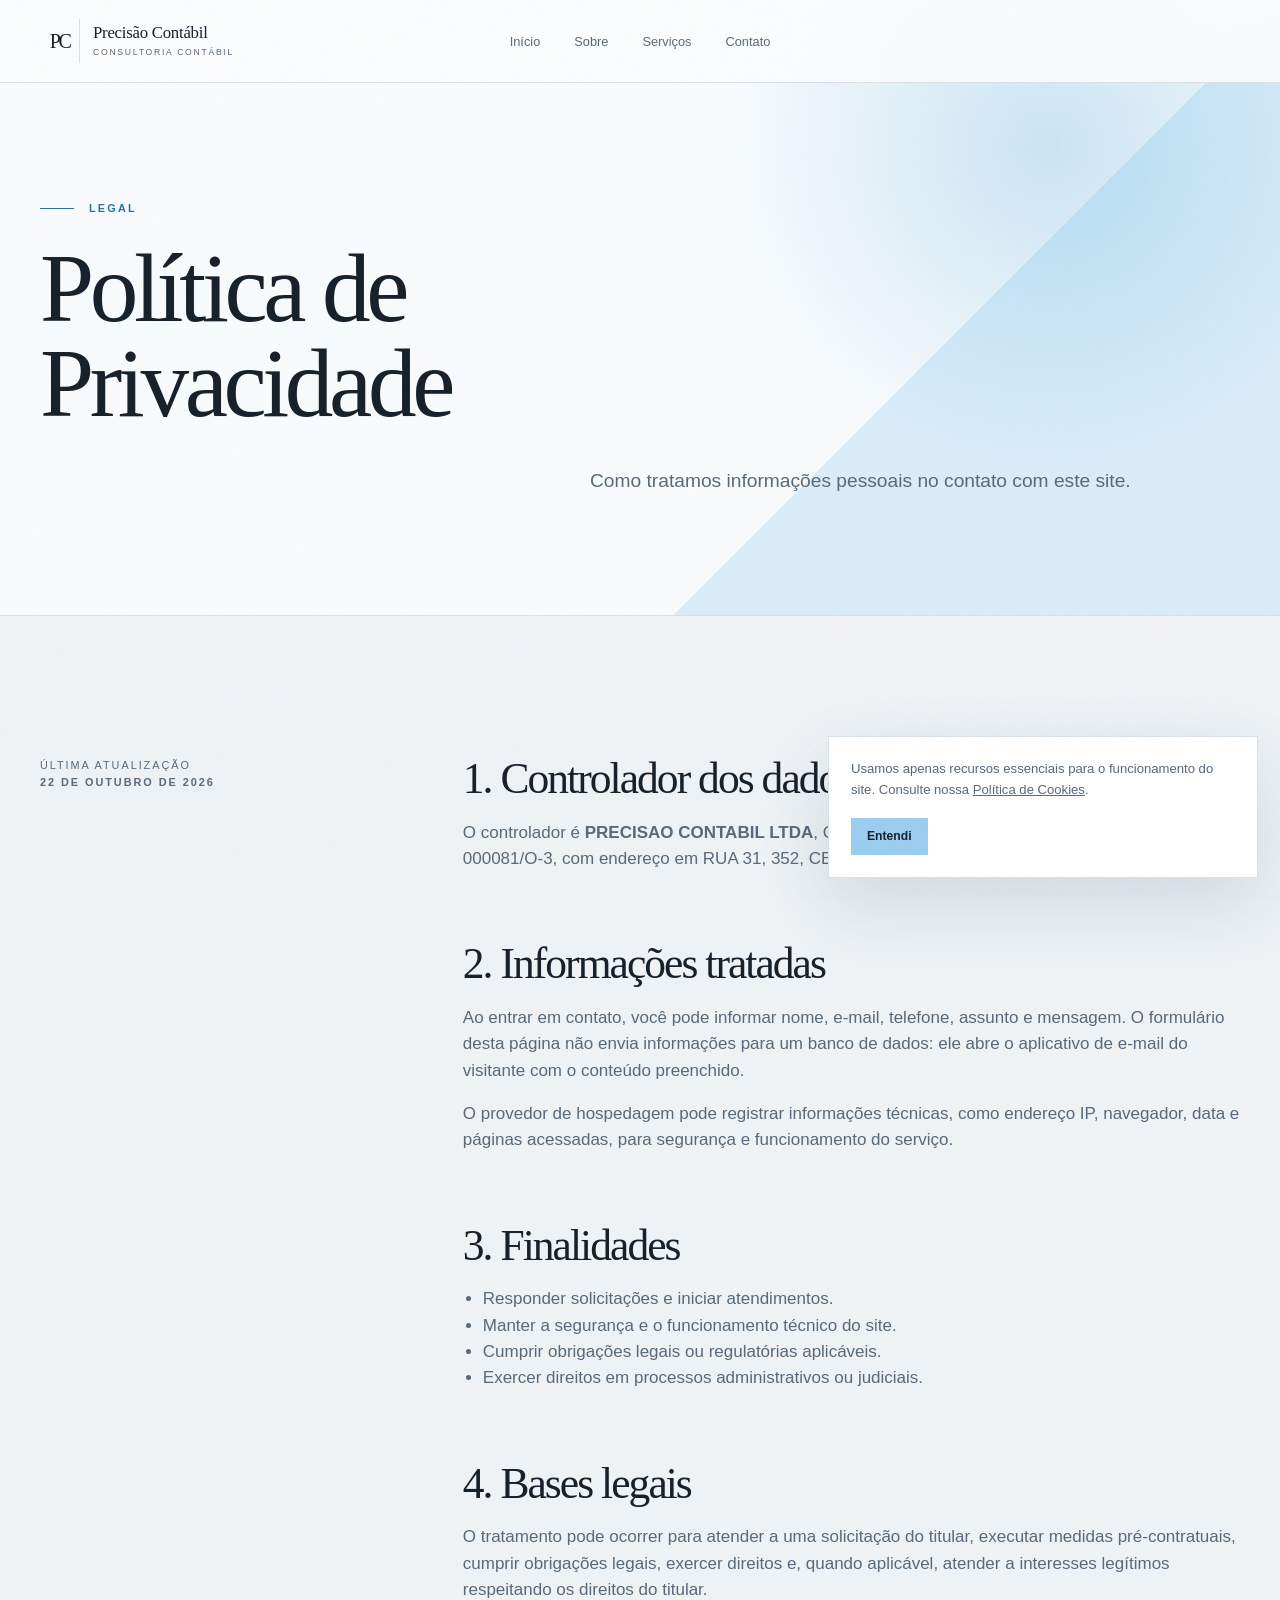
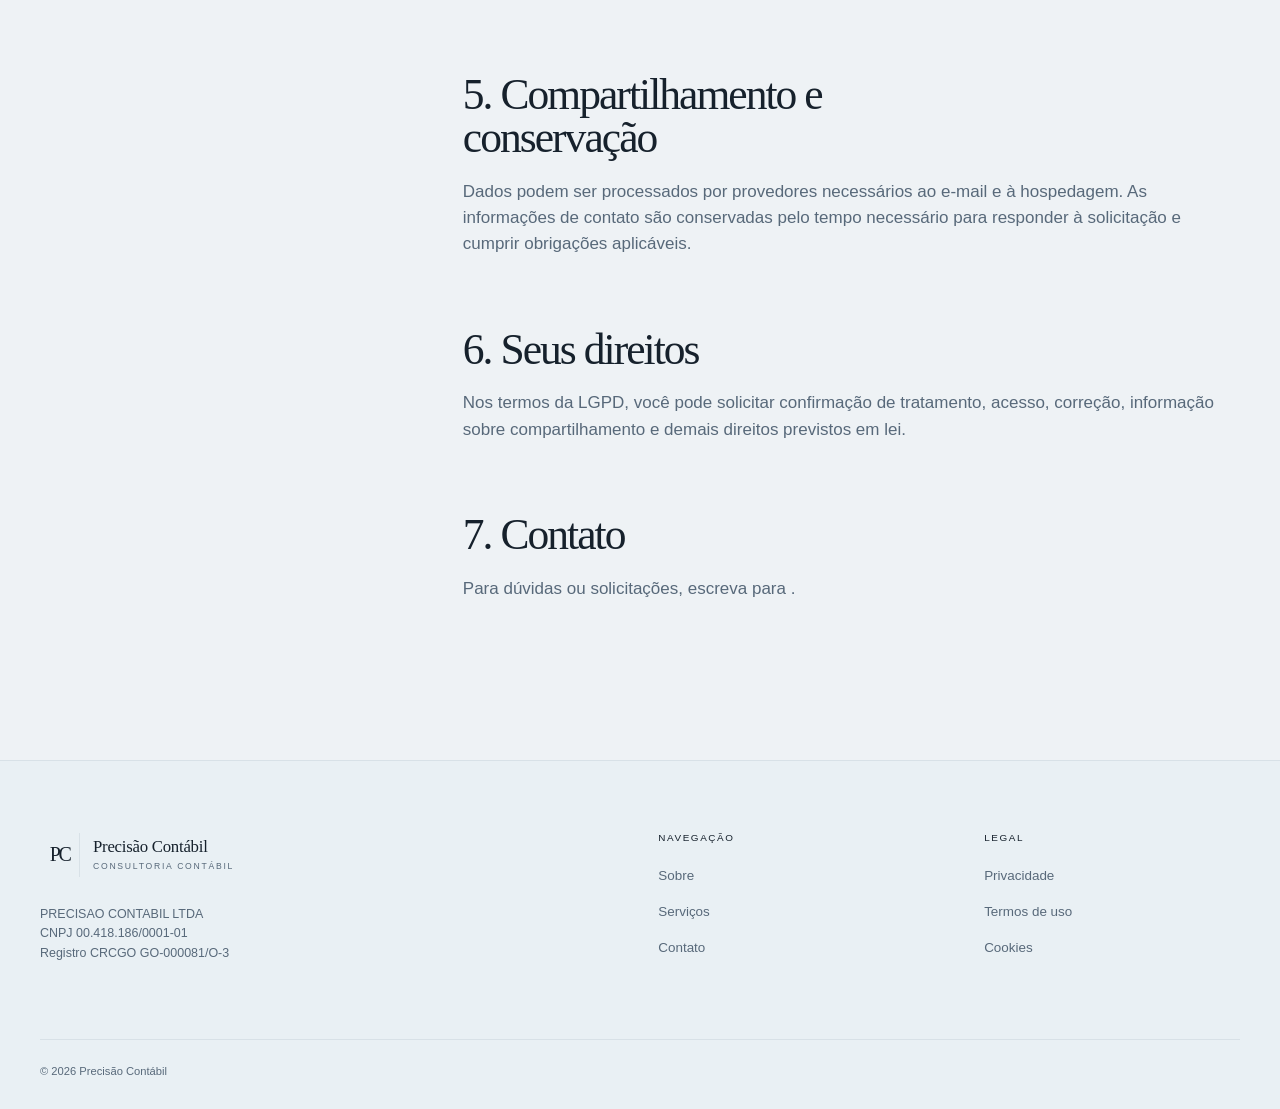
<file: privacidade.html>
<!doctype html>
<html lang="pt-BR">
  <head>
    <meta charset="utf-8" />
    <meta name="viewport" content="width=device-width, initial-scale=1" />
    <meta
      name="description"
      content="Política de Privacidade da Precisão Contábil."
    />
    <meta name="theme-color" content="#0d1211" />
    <title>Política de Privacidade | Precisão Contábil</title>
    <link rel="icon" href="assets/img/favicon.svg" type="image/svg+xml" />
    <link rel="stylesheet" href="assets/css/style.css?v=2" />
  </head>
  <body>
    <a class="skip-link" href="#conteudo">Ir para o conteúdo</a>
    <header class="site-header">
      <div class="wrap header-inner">
        <a class="brand" href="index.html"
          ><span class="brand-mark" aria-hidden="true">PC</span
          ><span class="brand-copy"
            ><strong>Precisão Contábil</strong
            ><span>Consultoria contábil</span></span
          ></a
        ><button
          class="nav-toggle"
          type="button"
          data-nav-toggle
          aria-expanded="false"
          aria-controls="site-nav"
        >
          Menu
        </button>
        <nav
          class="site-nav"
          id="site-nav"
          data-nav-menu
          aria-label="Navegação principal"
        >
          <ul>
            <li><a href="index.html">Início</a></li>
            <li><a href="sobre.html">Sobre</a></li>
            <li><a href="servicos.html">Serviços</a></li>
            <li><a href="contato.html">Contato</a></li>
          </ul>
        </nav>
        <a
          class="header-contact"
          data-company-href="mailto"
          href="mailto:"
          >Agendar <span>↗</span></a
        >
      </div>
    </header>
    <main id="conteudo">
      <section class="page-hero">
        <div class="wrap">
          <p class="kicker hero-reveal">Legal</p>
          <h1 class="hero-reveal">Política de Privacidade</h1>
          <p class="lede hero-reveal">
            Como tratamos informações pessoais no contato com este site.
          </p>
        </div>
      </section>
      <section class="section">
        <div class="wrap page-grid">
          <aside class="page-aside">
            <p>
              Última atualização<br /><strong
                data-company="legal.ultimaAtualizacao"
                >24 de setembro de 2026</strong
              >
            </p>
          </aside>
          <article class="prose" data-reveal>
            <h2>1. Controlador dos dados</h2>
            <p>
              O controlador é
              <strong data-company="razaoSocial"
                >PRECISAO CONTABIL LTDA</strong
              >, CNPJ <span data-company="cnpj">00.418.186/0001-01</span>,
              Registro CRCGO
              <span data-company="registroCrcgo">GO-000081/O-3</span>, com
              endereço em
              <span data-company="endereco.completo"
                >RUA 31, 352, CENTRO,
                GOIANÉSIA - GO, CEP 76380-031</span
              >.
            </p>
            <h2>2. Informações tratadas</h2>
            <p>
              Ao entrar em contato, você pode informar nome, e-mail, telefone,
              assunto e mensagem. O formulário desta página não envia
              informações para um banco de dados: ele abre o aplicativo de
              e-mail do visitante com o conteúdo preenchido.
            </p>
            <p>
              O provedor de hospedagem pode registrar informações técnicas, como
              endereço IP, navegador, data e páginas acessadas, para segurança e
              funcionamento do serviço.
            </p>
            <h2>3. Finalidades</h2>
            <ul>
              <li>Responder solicitações e iniciar atendimentos.</li>
              <li>Manter a segurança e o funcionamento técnico do site.</li>
              <li>Cumprir obrigações legais ou regulatórias aplicáveis.</li>
              <li>
                Exercer direitos em processos administrativos ou judiciais.
              </li>
            </ul>
            <h2>4. Bases legais</h2>
            <p>
              O tratamento pode ocorrer para atender a uma solicitação do
              titular, executar medidas pré-contratuais, cumprir obrigações
              legais, exercer direitos e, quando aplicável, atender a interesses
              legítimos respeitando os direitos do titular.
            </p>
            <h2>5. Compartilhamento e conservação</h2>
            <p>
              Dados podem ser processados por provedores necessários ao e-mail e
              à hospedagem. As informações de contato são conservadas pelo tempo
              necessário para responder à solicitação e cumprir obrigações
              aplicáveis.
            </p>
            <h2>6. Seus direitos</h2>
            <p>
              Nos termos da LGPD, você pode solicitar confirmação de tratamento,
              acesso, correção, informação sobre compartilhamento e demais
              direitos previstos em lei.
            </p>
            <h2>7. Contato</h2>
            <p>
              Para dúvidas ou solicitações, escreva para
              <a
                data-company-href="mailto"
                href="mailto:"
                data-company="contato.email"
                ></a
              >.
            </p>
          </article>
        </div>
      </section>
    </main>
    <footer class="site-footer">
      <div class="wrap">
        <div class="footer-grid">
          <div class="footer-brand">
            <a class="brand" href="index.html"
              ><span class="brand-mark" aria-hidden="true">PC</span
              ><span class="brand-copy"
                ><strong>Precisão Contábil</strong
                ><span>Consultoria contábil</span></span
              ></a
            >
            <p>
              <span data-company="razaoSocial"
                >PRECISAO CONTABIL LTDA</span
              ><br />CNPJ <span data-company="cnpj">00.418.186/0001-01</span><br />
              Registro CRCGO
              <span data-company="registroCrcgo">GO-000081/O-3</span>
            </p>
          </div>
          <div class="footer-col">
            <h2>Navegação</h2>
            <ul>
              <li><a href="sobre.html">Sobre</a></li>
              <li><a href="servicos.html">Serviços</a></li>
              <li><a href="contato.html">Contato</a></li>
            </ul>
          </div>
          <div class="footer-col">
            <h2>Legal</h2>
            <ul>
              <li><a href="privacidade.html">Privacidade</a></li>
              <li><a href="termos.html">Termos de uso</a></li>
              <li><a href="cookies.html">Cookies</a></li>
            </ul>
          </div>
        </div>
        <div class="footer-bottom">
          <span>© <span data-current-year>2026</span> Precisão Contábil</span
          ><a
            data-company-href="mailto"
            href="mailto:"
            data-company="contato.email"
            ></a
          >
        </div>
      </div>
    </footer>
    <aside
      class="cookie-notice"
      data-cookie-notice
      role="status"
      aria-live="polite"
    >
      <p>
        Usamos apenas recursos essenciais para o funcionamento do site. Consulte
        nossa <a href="cookies.html">Política de Cookies</a>.
      </p>
      <button type="button" data-cookie-dismiss>Entendi</button>
    </aside>
    <script defer src="assets/js/company-data.js"></script>
    <script defer src="assets/js/main.js?v=2"></script>
  </body>
</html>
</file>
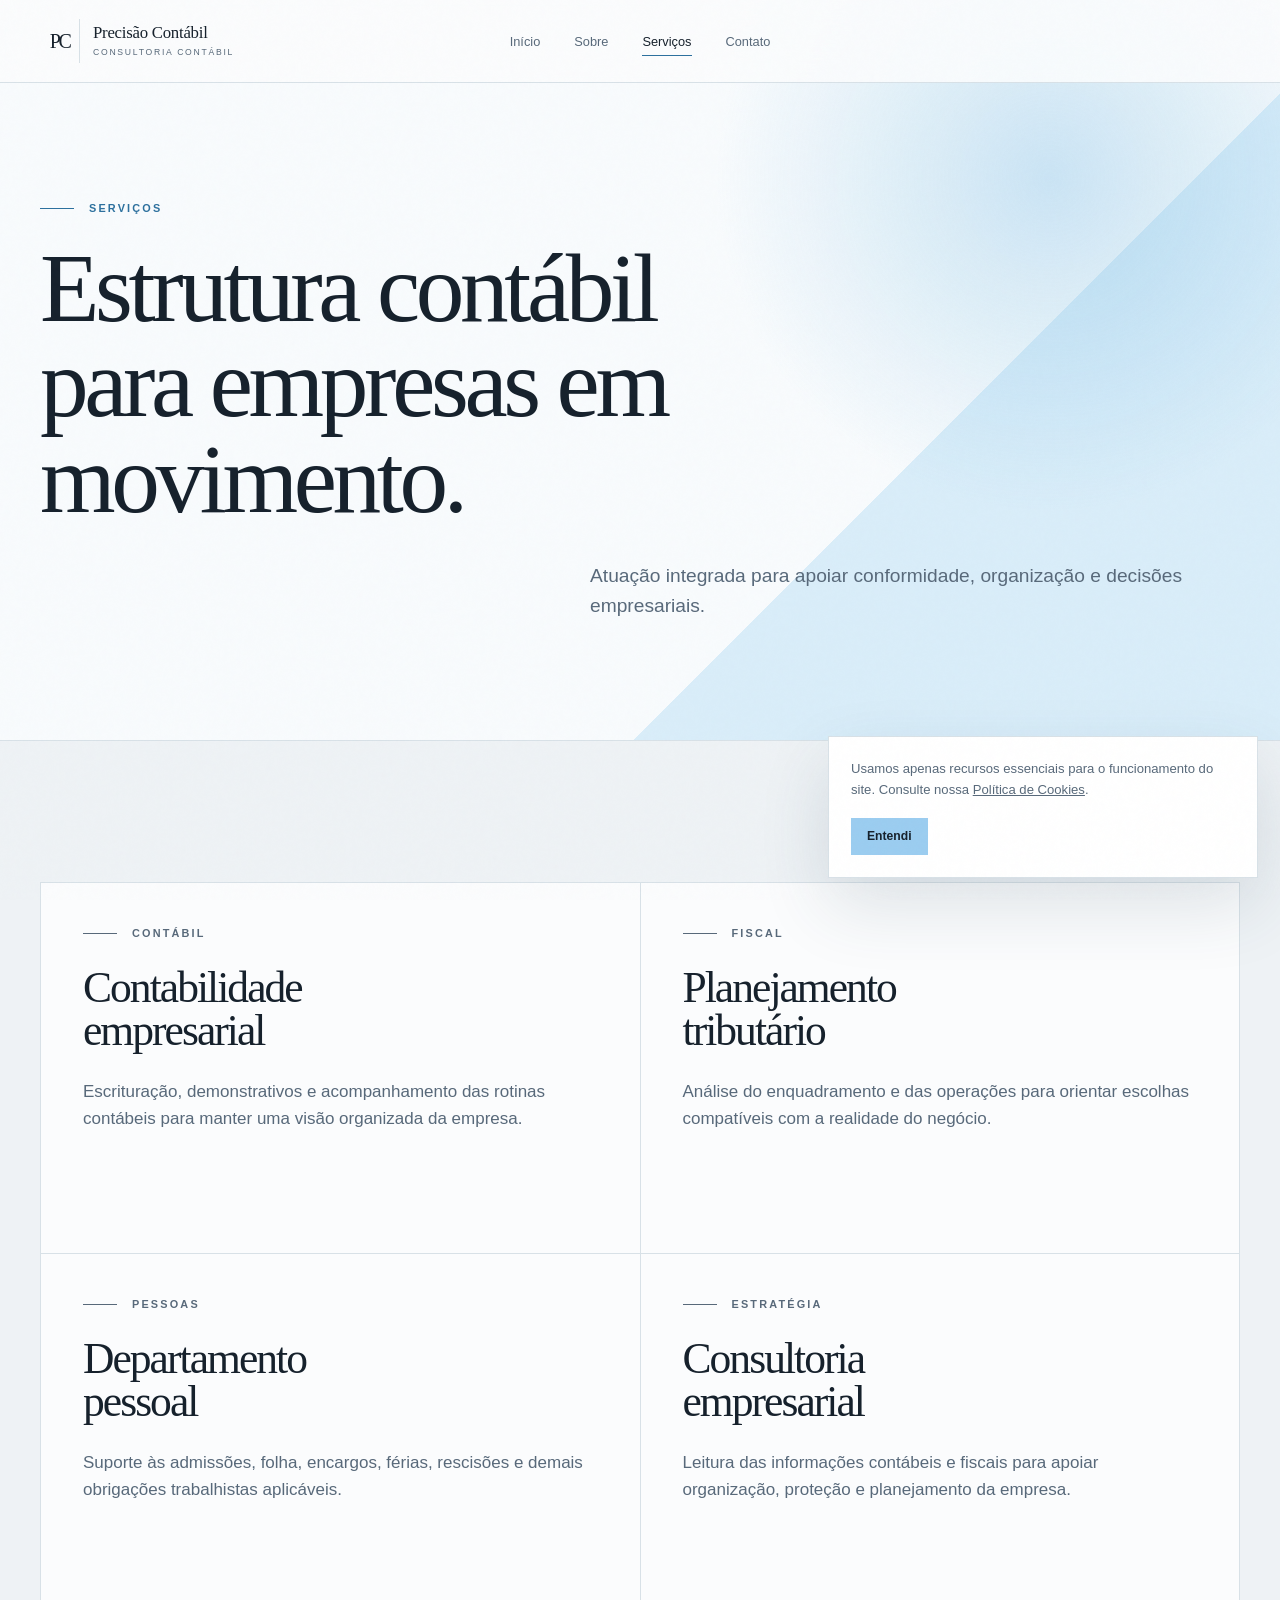
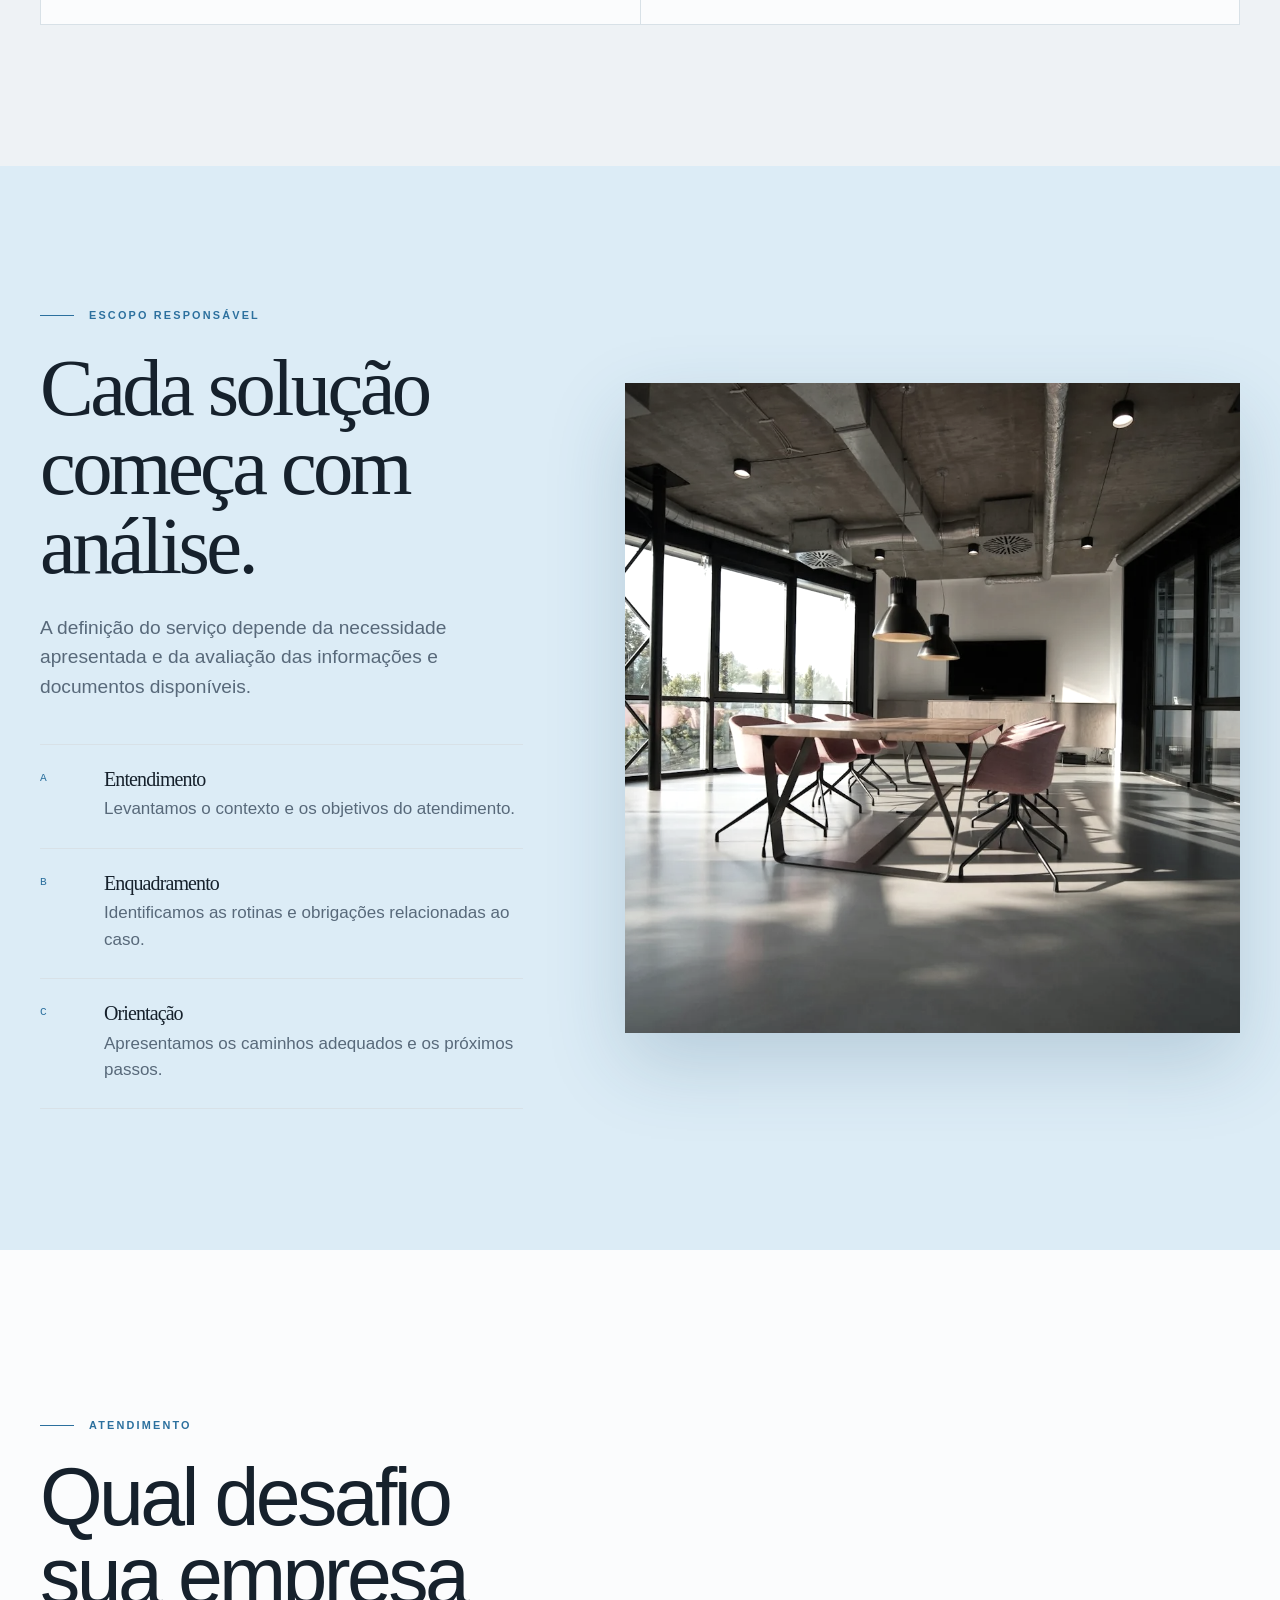
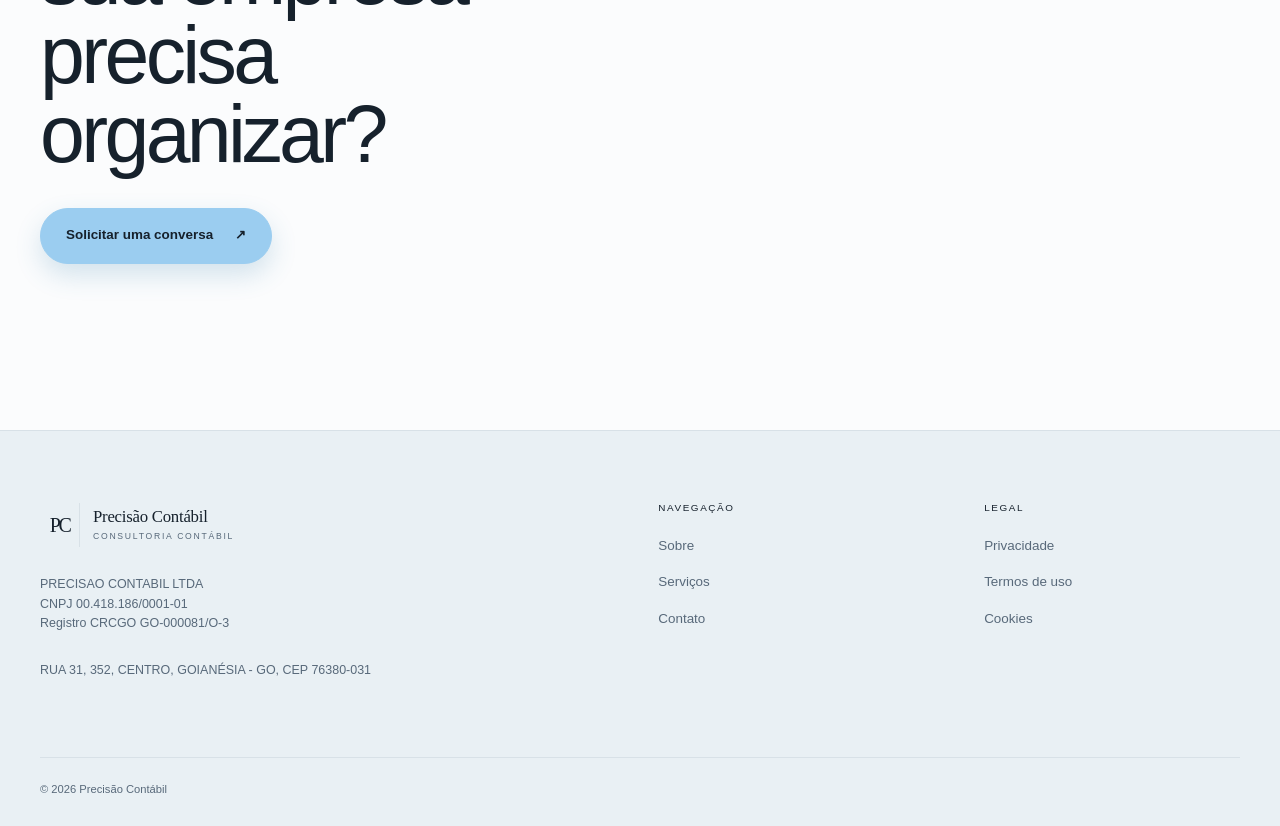
<file: servicos.html>
<!doctype html>
<html lang="pt-BR">
  <head>
    <meta charset="utf-8" />
    <meta name="viewport" content="width=device-width, initial-scale=1" />
    <meta
      name="description"
      content="Serviços de contabilidade empresarial, planejamento tributário, departamento pessoal e consultoria empresarial."
    />
    <meta name="theme-color" content="#f7f9fb" />
    <title>Serviços | Precisão Contábil</title>
    <link rel="icon" href="assets/img/favicon.svg" type="image/svg+xml" />
    <link rel="stylesheet" href="assets/css/style.css?v=2" />
  </head>
  <body>
    <a class="skip-link" href="#conteudo">Ir para o conteúdo</a>
    <header class="site-header">
      <div class="wrap header-inner">
        <a
          class="brand"
          href="index.html"
          aria-label="PC Precisão Contábil, página inicial"
          ><span class="brand-mark" aria-hidden="true">PC</span
          ><span class="brand-copy"
            ><strong>Precisão Contábil</strong
            ><span>Consultoria contábil</span></span
          ></a
        ><button
          class="nav-toggle"
          type="button"
          data-nav-toggle
          aria-expanded="false"
          aria-controls="site-nav"
        >
          Menu
        </button>
        <nav
          class="site-nav"
          id="site-nav"
          data-nav-menu
          aria-label="Navegação principal"
        >
          <ul>
            <li><a href="index.html">Início</a></li>
            <li><a href="sobre.html">Sobre</a></li>
            <li><a href="servicos.html" aria-current="page">Serviços</a></li>
            <li><a href="contato.html">Contato</a></li>
          </ul>
        </nav>
        <a
          class="header-contact"
          data-company-href="mailto"
          href="mailto:"
          >Agendar <span>↗</span></a
        >
      </div>
    </header>
    <main id="conteudo">
      <section class="page-hero">
        <div class="wrap">
          <p class="kicker hero-reveal">Serviços</p>
          <h1 class="hero-reveal">
            Estrutura contábil para empresas em movimento.
          </h1>
          <p class="lede hero-reveal">
            Atuação integrada para apoiar conformidade, organização e decisões
            empresariais.
          </p>
        </div>
      </section>
      <section class="section">
        <div class="wrap service-detail-grid">
          <article class="service-detail" data-reveal>
            <p class="kicker">Contábil</p>
            <h2>Contabilidade empresarial</h2>
            <p>
              Escrituração, demonstrativos e acompanhamento das rotinas
              contábeis para manter uma visão organizada da empresa.
            </p>
          </article>
          <article class="service-detail" data-reveal>
            <p class="kicker">Fiscal</p>
            <h2>Planejamento tributário</h2>
            <p>
              Análise do enquadramento e das operações para orientar escolhas
              compatíveis com a realidade do negócio.
            </p>
          </article>
          <article class="service-detail" data-reveal>
            <p class="kicker">Pessoas</p>
            <h2>Departamento pessoal</h2>
            <p>
              Suporte às admissões, folha, encargos, férias, rescisões e demais
              obrigações trabalhistas aplicáveis.
            </p>
          </article>
          <article class="service-detail" data-reveal>
            <p class="kicker">Estratégia</p>
            <h2>Consultoria empresarial</h2>
            <p>
              Leitura das informações contábeis e fiscais para apoiar
              organização, proteção e planejamento da empresa.
            </p>
          </article>
        </div>
      </section>
      <section class="section section--surface">
        <div class="wrap editorial-grid">
          <div class="editorial-copy" data-reveal>
            <p class="kicker">Escopo responsável</p>
            <h2>Cada solução começa com análise.</h2>
            <p class="lede">
              A definição do serviço depende da necessidade apresentada e da
              avaliação das informações e documentos disponíveis.
            </p>
            <div class="value-list">
              <div class="value-item">
                <span class="mono">A</span>
                <div>
                  <h3>Entendimento</h3>
                  <p>Levantamos o contexto e os objetivos do atendimento.</p>
                </div>
              </div>
              <div class="value-item">
                <span class="mono">B</span>
                <div>
                  <h3>Enquadramento</h3>
                  <p>
                    Identificamos as rotinas e obrigações relacionadas ao caso.
                  </p>
                </div>
              </div>
              <div class="value-item">
                <span class="mono">C</span>
                <div>
                  <h3>Orientação</h3>
                  <p>
                    Apresentamos os caminhos adequados e os próximos passos.
                  </p>
                </div>
              </div>
            </div>
          </div>
          <figure class="editorial-media" data-reveal>
            <img
              src="assets/img/escritorio-premium.webp"
              alt="Ambiente profissional para reuniões e planejamento"
              loading="lazy"
              data-parallax
            />
          </figure>
        </div>
      </section>
      <section class="contact-banner">
        <div class="wrap contact-banner-inner">
          <div data-reveal>
            <p class="kicker">Atendimento</p>
            <h2>Qual desafio sua empresa precisa organizar?</h2>
          </div>
          <div class="contact-banner-actions" data-reveal>
            <a class="button" href="contato.html"
              >Solicitar uma conversa <span aria-hidden="true">↗</span></a
            ><a
              data-company-href="mailto"
              href="mailto:"
              data-company="contato.email"
              ></a
            >
          </div>
        </div>
      </section>
    </main>
    <footer class="site-footer">
      <div class="wrap">
        <div class="footer-grid">
          <div class="footer-brand">
            <a class="brand" href="index.html"
              ><span class="brand-mark" aria-hidden="true">PC</span
              ><span class="brand-copy"
                ><strong>Precisão Contábil</strong
                ><span>Consultoria contábil</span></span
              ></a
            >
            <p>
              <span data-company="razaoSocial"
                >PRECISAO CONTABIL LTDA</span
              ><br />CNPJ <span data-company="cnpj">00.418.186/0001-01</span><br />
              Registro CRCGO
              <span data-company="registroCrcgo">GO-000081/O-3</span>
            </p>
            <p class="small" data-company="endereco.completo">
              RUA 31, 352, CENTRO,
              GOIANÉSIA - GO, CEP 76380-031
            </p>
          </div>
          <div class="footer-col">
            <h2>Navegação</h2>
            <ul>
              <li><a href="sobre.html">Sobre</a></li>
              <li><a href="servicos.html">Serviços</a></li>
              <li><a href="contato.html">Contato</a></li>
            </ul>
          </div>
          <div class="footer-col">
            <h2>Legal</h2>
            <ul>
              <li><a href="privacidade.html">Privacidade</a></li>
              <li><a href="termos.html">Termos de uso</a></li>
              <li><a href="cookies.html">Cookies</a></li>
            </ul>
          </div>
        </div>
        <div class="footer-bottom">
          <span>© <span data-current-year>2026</span> Precisão Contábil</span
          ><a
            data-company-href="mailto"
            href="mailto:"
            data-company="contato.email"
            ></a
          >
        </div>
      </div>
    </footer>
    <aside
      class="cookie-notice"
      data-cookie-notice
      role="status"
      aria-live="polite"
    >
      <p>
        Usamos apenas recursos essenciais para o funcionamento do site. Consulte
        nossa <a href="cookies.html">Política de Cookies</a>.
      </p>
      <button type="button" data-cookie-dismiss>Entendi</button>
    </aside>
    <script defer src="assets/js/company-data.js"></script>
    <script defer src="assets/js/main.js?v=2"></script>
  </body>
</html>
</file>
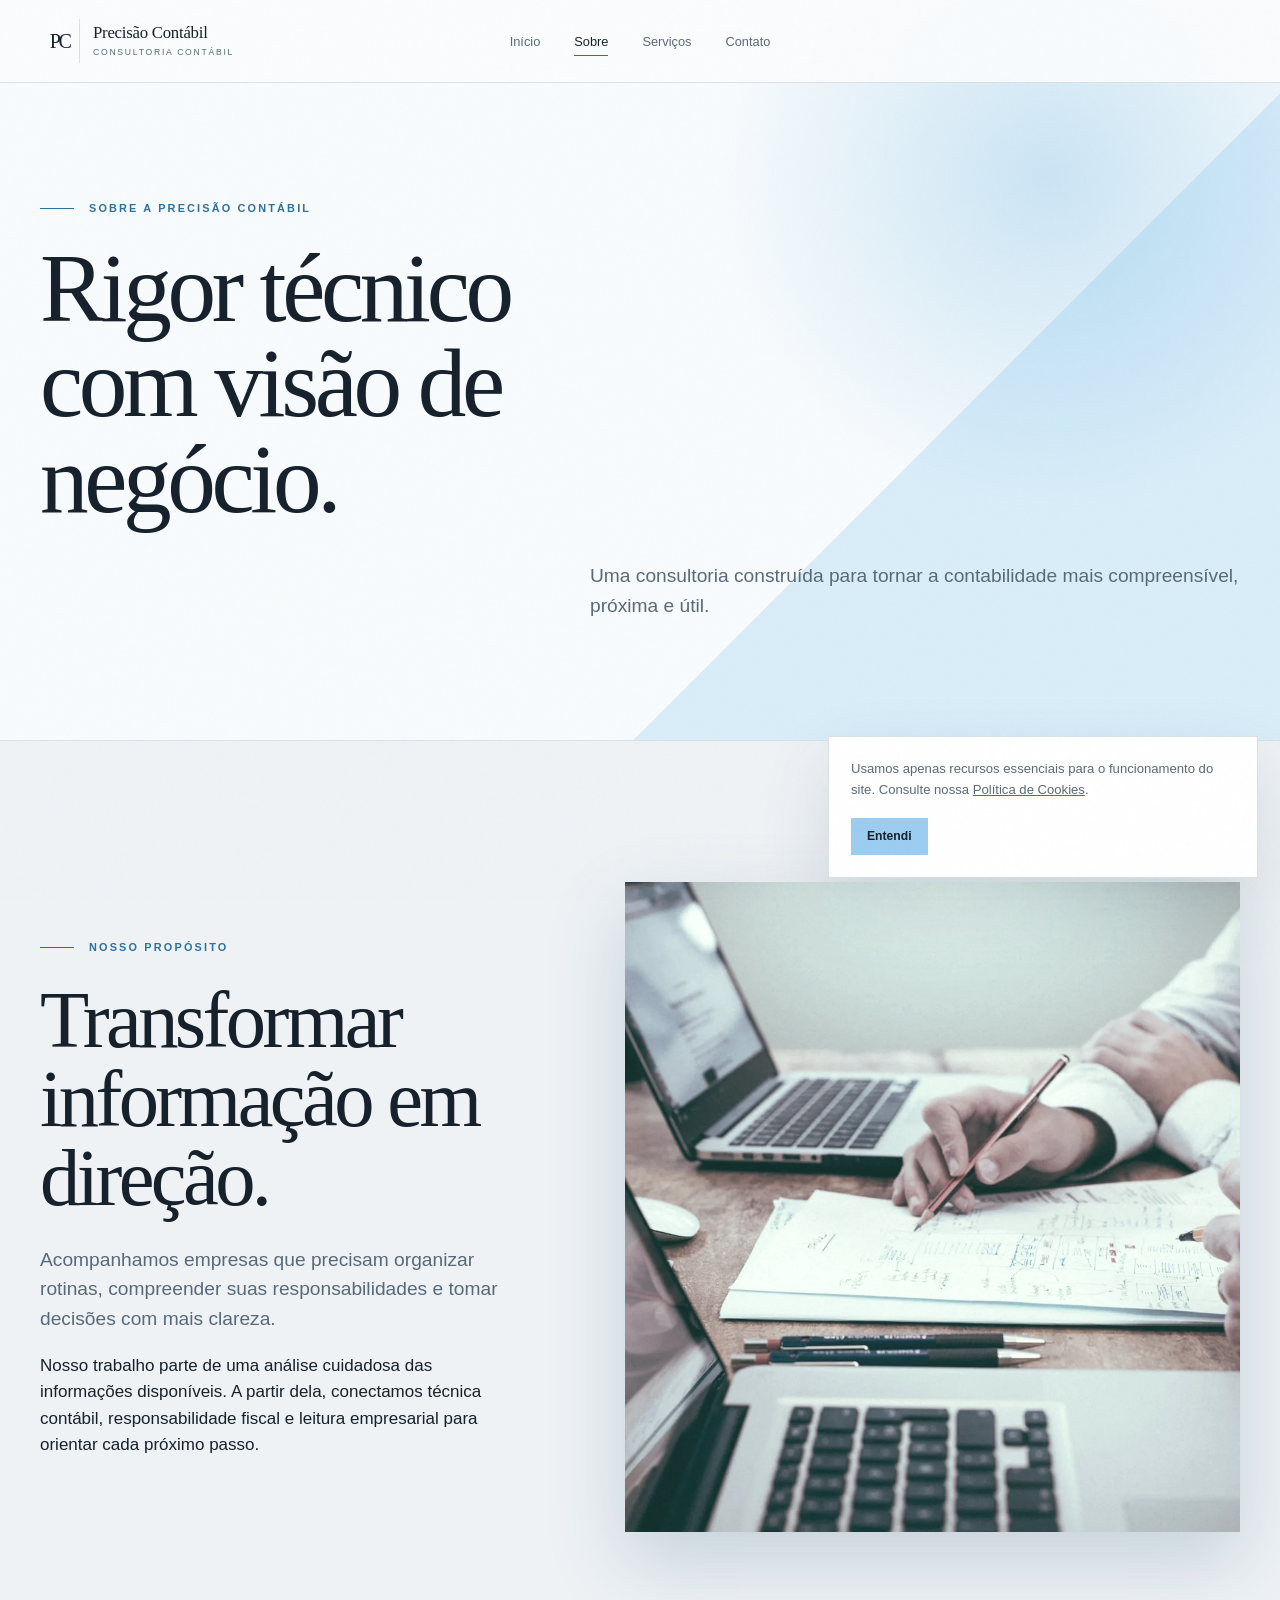
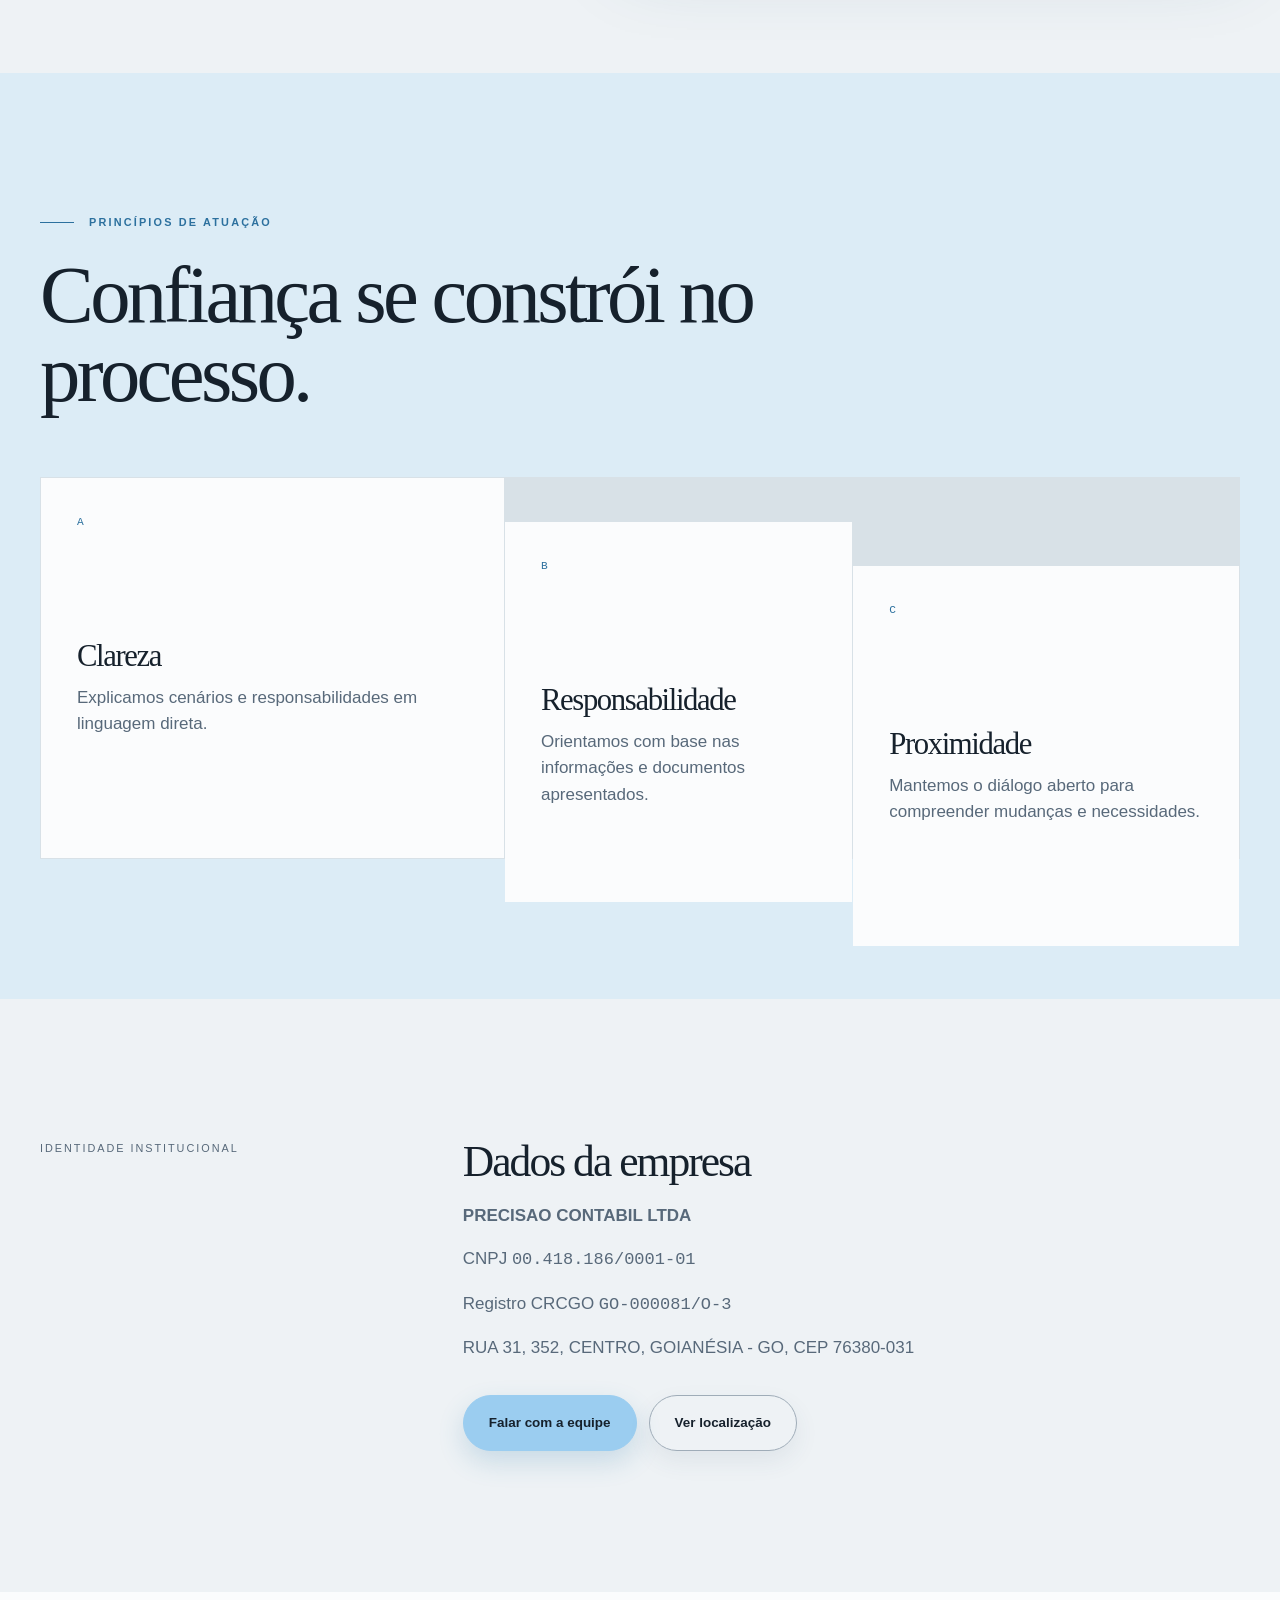
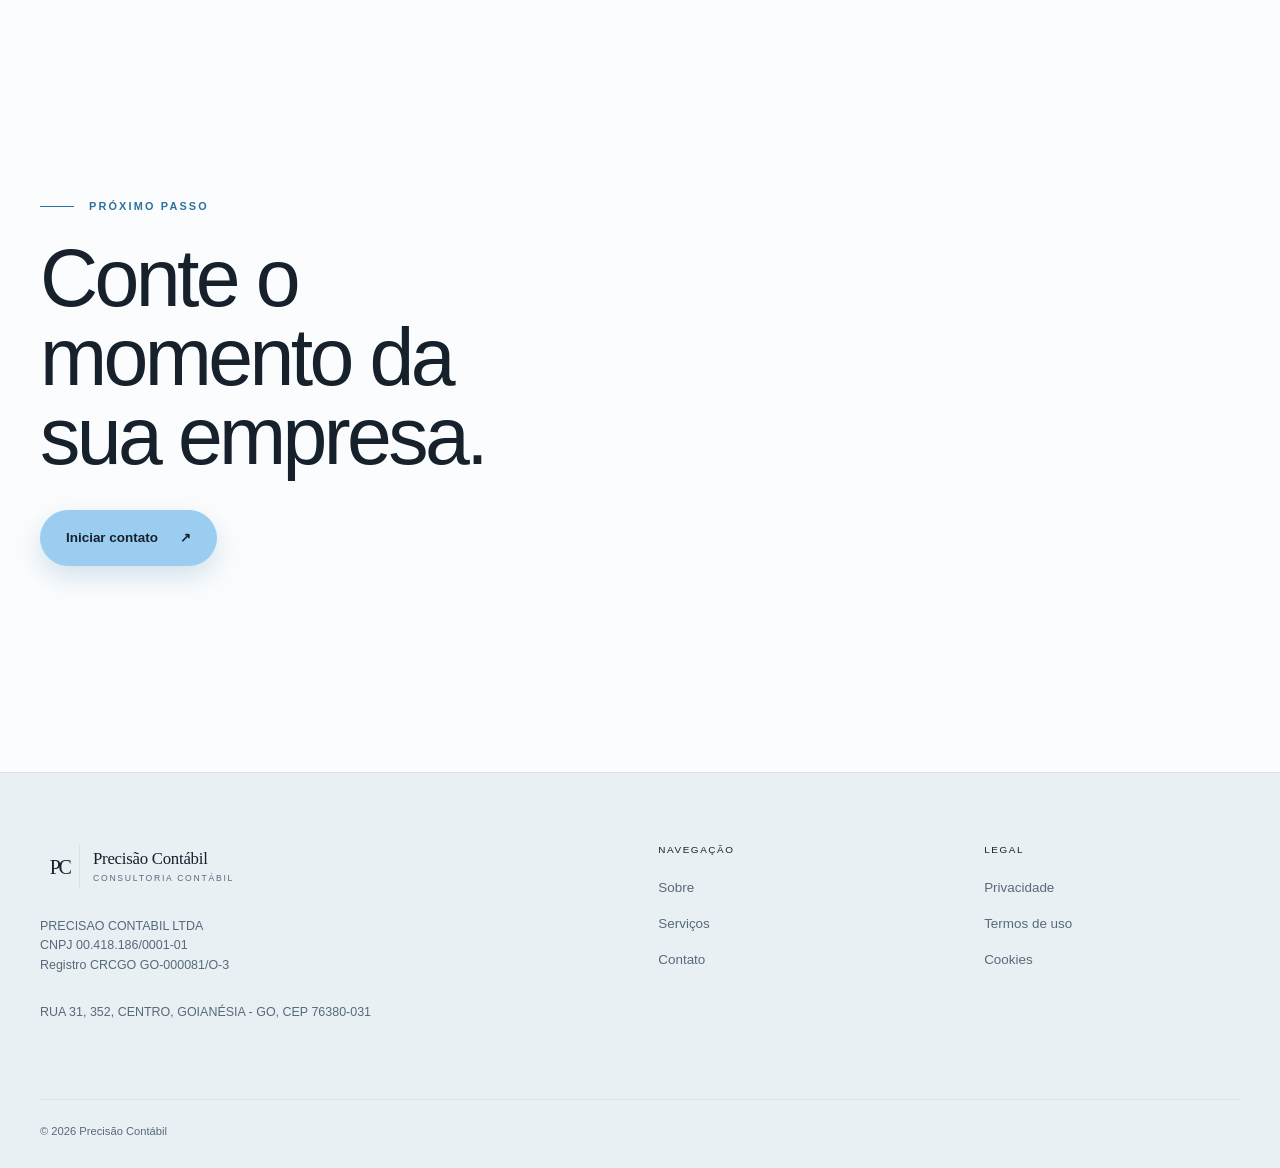
<file: sobre.html>
<!doctype html>
<html lang="pt-BR">
  <head>
    <meta charset="utf-8" />
    <meta name="viewport" content="width=device-width, initial-scale=1" />
    <meta
      name="description"
      content="Conheça a atuação da Precisão Contábil em Goianésia, Goiás."
    />
    <meta name="theme-color" content="#f7f9fb" />
    <title>Sobre | Precisão Contábil</title>
    <link rel="icon" href="assets/img/favicon.svg" type="image/svg+xml" />
    <link rel="stylesheet" href="assets/css/style.css?v=2" />
  </head>
  <body>
    <a class="skip-link" href="#conteudo">Ir para o conteúdo</a>
    <header class="site-header">
      <div class="wrap header-inner">
        <a
          class="brand"
          href="index.html"
          aria-label="PC Precisão Contábil, página inicial"
          ><span class="brand-mark" aria-hidden="true">PC</span
          ><span class="brand-copy"
            ><strong>Precisão Contábil</strong
            ><span>Consultoria contábil</span></span
          ></a
        ><button
          class="nav-toggle"
          type="button"
          data-nav-toggle
          aria-expanded="false"
          aria-controls="site-nav"
        >
          Menu
        </button>
        <nav
          class="site-nav"
          id="site-nav"
          data-nav-menu
          aria-label="Navegação principal"
        >
          <ul>
            <li><a href="index.html">Início</a></li>
            <li><a href="sobre.html" aria-current="page">Sobre</a></li>
            <li><a href="servicos.html">Serviços</a></li>
            <li><a href="contato.html">Contato</a></li>
          </ul>
        </nav>
        <a
          class="header-contact"
          data-company-href="mailto"
          href="mailto:"
          >Agendar <span>↗</span></a
        >
      </div>
    </header>
    <main id="conteudo">
      <section class="page-hero">
        <div class="wrap">
          <p class="kicker hero-reveal">Sobre a Precisão Contábil</p>
          <h1 class="hero-reveal">Rigor técnico com visão de negócio.</h1>
          <p class="lede hero-reveal">
            Uma consultoria construída para tornar a contabilidade mais
            compreensível, próxima e útil.
          </p>
        </div>
      </section>
      <section class="section">
        <div class="wrap editorial-grid">
          <div class="editorial-copy" data-reveal>
            <p class="kicker">Nosso propósito</p>
            <h2>Transformar informação em direção.</h2>
            <p class="lede">
              Acompanhamos empresas que precisam organizar rotinas, compreender
              suas responsabilidades e tomar decisões com mais clareza.
            </p>
            <p>
              Nosso trabalho parte de uma análise cuidadosa das informações
              disponíveis. A partir dela, conectamos técnica contábil,
              responsabilidade fiscal e leitura empresarial para orientar cada
              próximo passo.
            </p>
          </div>
          <figure class="editorial-media" data-reveal>
            <img
              src="assets/img/consultoria-estrategica.webp"
              alt="Análise conjunta de documentos e informações empresariais"
              loading="lazy"
              data-parallax
            />
          </figure>
        </div>
      </section>
      <section class="section section--surface">
        <div class="wrap">
          <header class="method-header" data-reveal>
            <p class="kicker">Princípios de atuação</p>
            <h2>Confiança se constrói no processo.</h2>
          </header>
          <div class="method-grid">
            <article class="method-item" data-reveal>
              <span class="mono">A</span>
              <h3>Clareza</h3>
              <p>
                Explicamos cenários e responsabilidades em linguagem direta.
              </p>
            </article>
            <article class="method-item" data-reveal>
              <span class="mono">B</span>
              <h3>Responsabilidade</h3>
              <p>
                Orientamos com base nas informações e documentos apresentados.
              </p>
            </article>
            <article class="method-item" data-reveal>
              <span class="mono">C</span>
              <h3>Proximidade</h3>
              <p>
                Mantemos o diálogo aberto para compreender mudanças e
                necessidades.
              </p>
            </article>
          </div>
        </div>
      </section>
      <section class="section">
        <div class="wrap page-grid">
          <aside class="page-aside" data-reveal>
            <p>Identidade institucional</p>
          </aside>
          <div class="prose" data-reveal>
            <h2>Dados da empresa</h2>
            <p>
              <strong data-company="razaoSocial"
                >PRECISAO CONTABIL LTDA</strong
              >
            </p>
            <p>
              CNPJ
              <span class="mono" data-company="cnpj">00.418.186/0001-01</span>
            </p>
            <p>
              Registro CRCGO
              <span class="mono" data-company="registroCrcgo"
                >GO-000081/O-3</span
              >
            </p>
            <p data-company="endereco.completo">
              RUA 31, 352, CENTRO,
              GOIANÉSIA - GO, CEP 76380-031
            </p>
            <div class="button-row">
              <a class="button" href="contato.html">Falar com a equipe</a
              ><a
                class="button button--ghost"
                data-company-href="maps"
                href="#"
                target="_blank"
                rel="noopener"
                >Ver localização</a
              >
            </div>
          </div>
        </div>
      </section>
      <section class="contact-banner">
        <div class="wrap contact-banner-inner">
          <div data-reveal>
            <p class="kicker">Próximo passo</p>
            <h2>Conte o momento da sua empresa.</h2>
          </div>
          <div class="contact-banner-actions" data-reveal>
            <a class="button" href="contato.html"
              >Iniciar contato <span aria-hidden="true">↗</span></a
            >
          </div>
        </div>
      </section>
    </main>
    <footer class="site-footer">
      <div class="wrap">
        <div class="footer-grid">
          <div class="footer-brand">
            <a class="brand" href="index.html"
              ><span class="brand-mark" aria-hidden="true">PC</span
              ><span class="brand-copy"
                ><strong>Precisão Contábil</strong
                ><span>Consultoria contábil</span></span
              ></a
            >
            <p>
              <span data-company="razaoSocial"
                >PRECISAO CONTABIL LTDA</span
              ><br />CNPJ <span data-company="cnpj">00.418.186/0001-01</span><br />
              Registro CRCGO
              <span data-company="registroCrcgo">GO-000081/O-3</span>
            </p>
            <p class="small" data-company="endereco.completo">
              RUA 31, 352, CENTRO,
              GOIANÉSIA - GO, CEP 76380-031
            </p>
          </div>
          <div class="footer-col">
            <h2>Navegação</h2>
            <ul>
              <li><a href="sobre.html">Sobre</a></li>
              <li><a href="servicos.html">Serviços</a></li>
              <li><a href="contato.html">Contato</a></li>
            </ul>
          </div>
          <div class="footer-col">
            <h2>Legal</h2>
            <ul>
              <li><a href="privacidade.html">Privacidade</a></li>
              <li><a href="termos.html">Termos de uso</a></li>
              <li><a href="cookies.html">Cookies</a></li>
            </ul>
          </div>
        </div>
        <div class="footer-bottom">
          <span>© <span data-current-year>2026</span> Precisão Contábil</span
          ><a
            data-company-href="mailto"
            href="mailto:"
            data-company="contato.email"
            ></a
          >
        </div>
      </div>
    </footer>
    <aside
      class="cookie-notice"
      data-cookie-notice
      role="status"
      aria-live="polite"
    >
      <p>
        Usamos apenas recursos essenciais para o funcionamento do site. Consulte
        nossa <a href="cookies.html">Política de Cookies</a>.
      </p>
      <button type="button" data-cookie-dismiss>Entendi</button>
    </aside>
    <script defer src="assets/js/company-data.js"></script>
    <script defer src="assets/js/main.js?v=2"></script>
  </body>
</html>
</file>
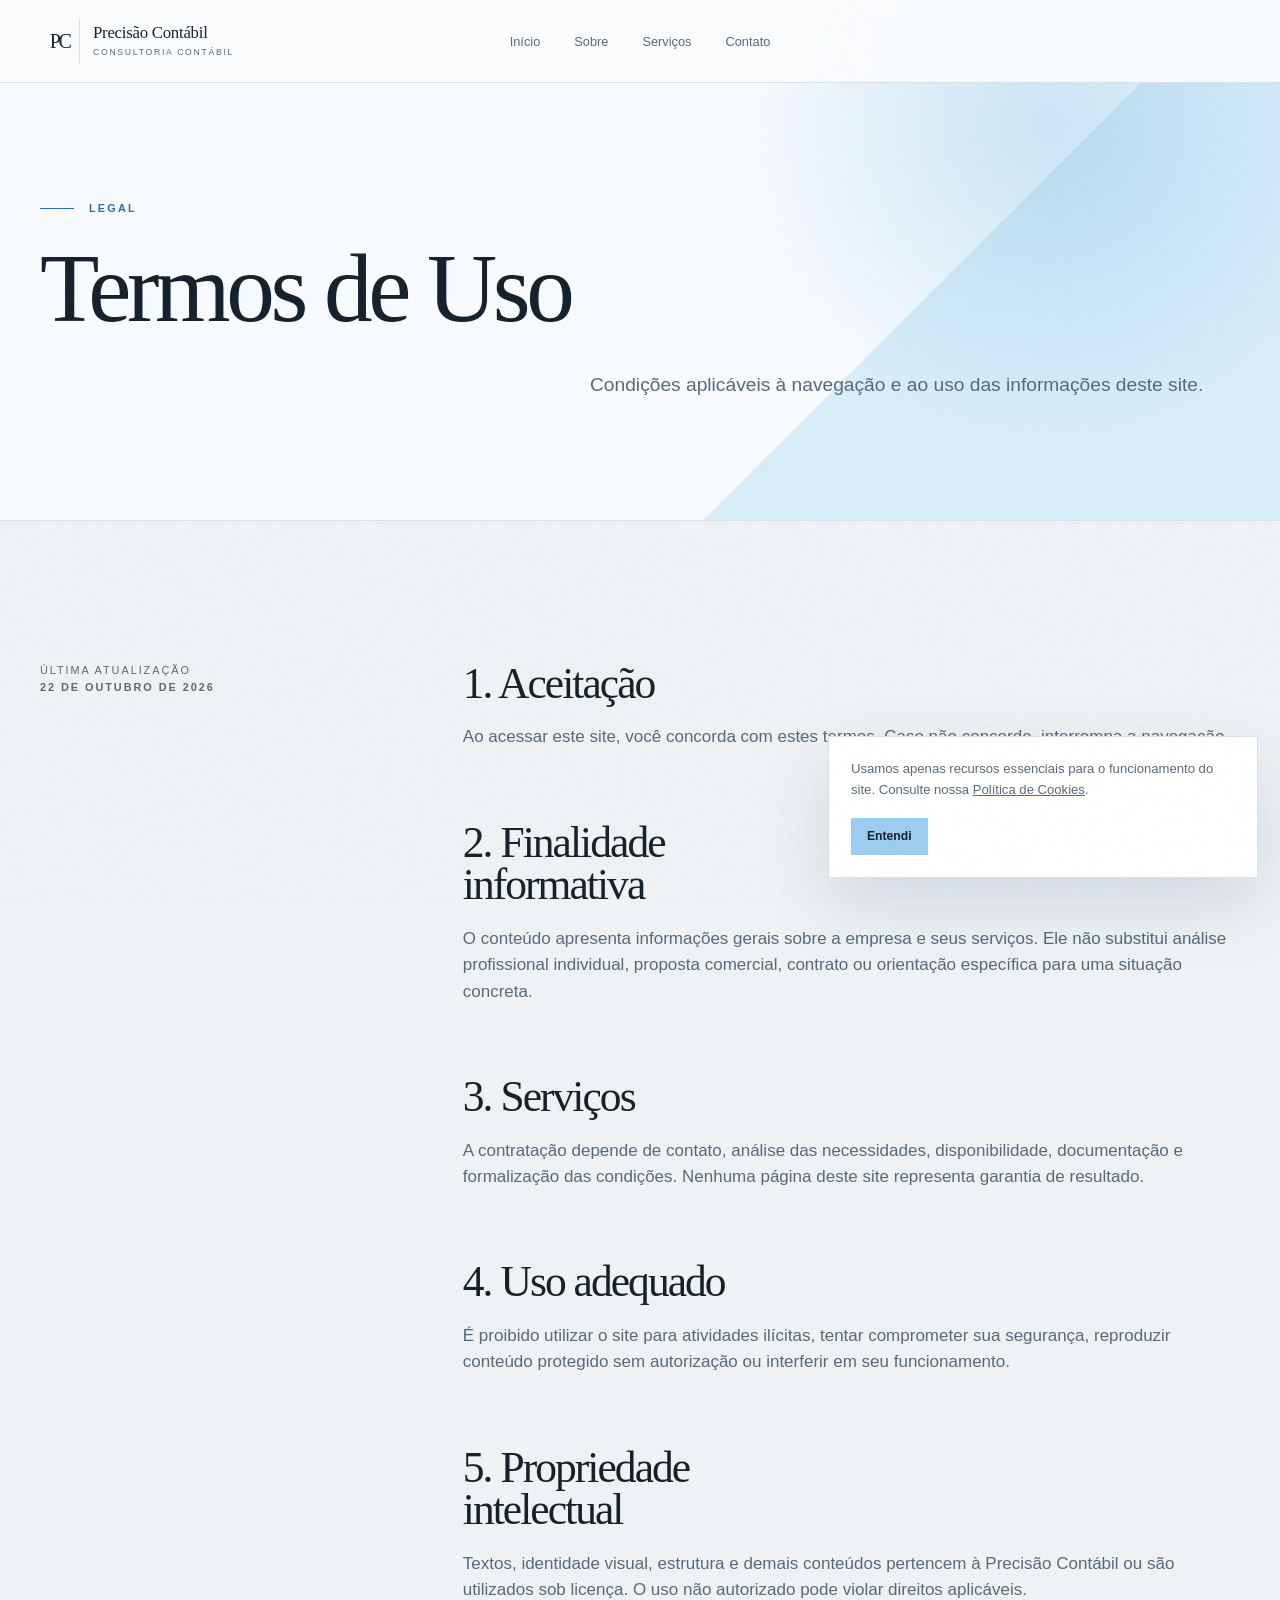
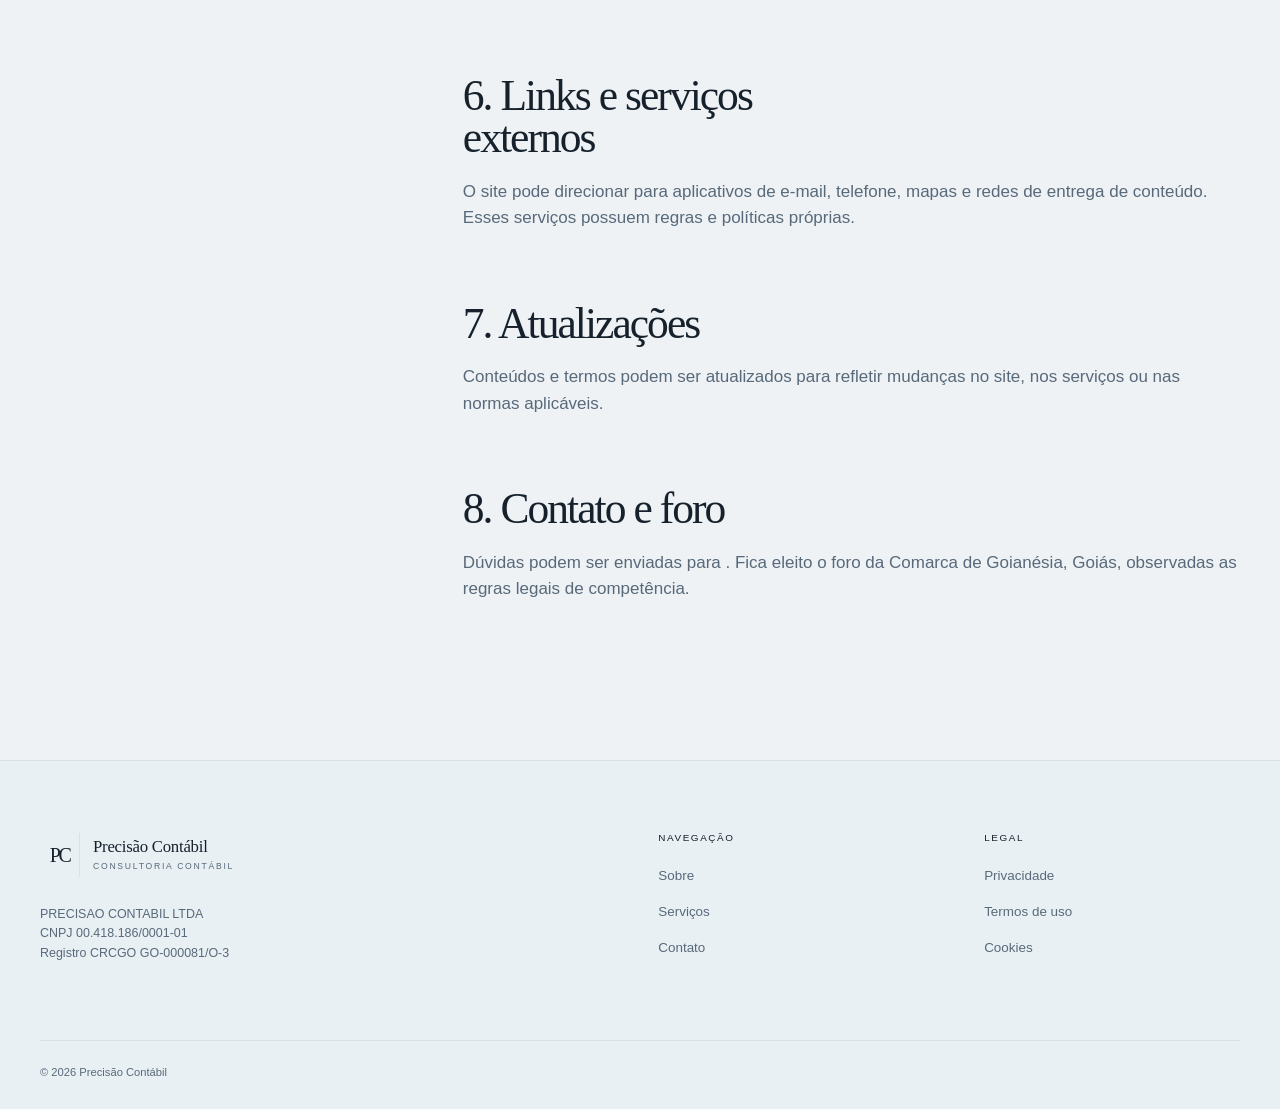
<file: termos.html>
<!doctype html>
<html lang="pt-BR">
  <head>
    <meta charset="utf-8" />
    <meta name="viewport" content="width=device-width, initial-scale=1" />
    <meta
      name="description"
      content="Termos de Uso do site da Precisão Contábil."
    />
    <meta name="theme-color" content="#0d1211" />
    <title>Termos de Uso | Precisão Contábil</title>
    <link rel="icon" href="assets/img/favicon.svg" type="image/svg+xml" />
    <link rel="stylesheet" href="assets/css/style.css?v=2" />
  </head>
  <body>
    <a class="skip-link" href="#conteudo">Ir para o conteúdo</a>
    <header class="site-header">
      <div class="wrap header-inner">
        <a class="brand" href="index.html"
          ><span class="brand-mark" aria-hidden="true">PC</span
          ><span class="brand-copy"
            ><strong>Precisão Contábil</strong
            ><span>Consultoria contábil</span></span
          ></a
        ><button
          class="nav-toggle"
          type="button"
          data-nav-toggle
          aria-expanded="false"
          aria-controls="site-nav"
        >
          Menu
        </button>
        <nav
          class="site-nav"
          id="site-nav"
          data-nav-menu
          aria-label="Navegação principal"
        >
          <ul>
            <li><a href="index.html">Início</a></li>
            <li><a href="sobre.html">Sobre</a></li>
            <li><a href="servicos.html">Serviços</a></li>
            <li><a href="contato.html">Contato</a></li>
          </ul>
        </nav>
        <a
          class="header-contact"
          data-company-href="mailto"
          href="mailto:"
          >Agendar <span>↗</span></a
        >
      </div>
    </header>
    <main id="conteudo">
      <section class="page-hero">
        <div class="wrap">
          <p class="kicker hero-reveal">Legal</p>
          <h1 class="hero-reveal">Termos de Uso</h1>
          <p class="lede hero-reveal">
            Condições aplicáveis à navegação e ao uso das informações deste
            site.
          </p>
        </div>
      </section>
      <section class="section">
        <div class="wrap page-grid">
          <aside class="page-aside">
            <p>
              Última atualização<br /><strong
                data-company="legal.ultimaAtualizacao"
                >24 de setembro de 2026</strong
              >
            </p>
          </aside>
          <article class="prose" data-reveal>
            <h2>1. Aceitação</h2>
            <p>
              Ao acessar este site, você concorda com estes termos. Caso não
              concorde, interrompa a navegação.
            </p>
            <h2>2. Finalidade informativa</h2>
            <p>
              O conteúdo apresenta informações gerais sobre a empresa e seus
              serviços. Ele não substitui análise profissional individual,
              proposta comercial, contrato ou orientação específica para uma
              situação concreta.
            </p>
            <h2>3. Serviços</h2>
            <p>
              A contratação depende de contato, análise das necessidades,
              disponibilidade, documentação e formalização das condições.
              Nenhuma página deste site representa garantia de resultado.
            </p>
            <h2>4. Uso adequado</h2>
            <p>
              É proibido utilizar o site para atividades ilícitas, tentar
              comprometer sua segurança, reproduzir conteúdo protegido sem
              autorização ou interferir em seu funcionamento.
            </p>
            <h2>5. Propriedade intelectual</h2>
            <p>
              Textos, identidade visual, estrutura e demais conteúdos pertencem
              à Precisão Contábil ou são utilizados sob licença. O uso não
              autorizado pode violar direitos aplicáveis.
            </p>
            <h2>6. Links e serviços externos</h2>
            <p>
              O site pode direcionar para aplicativos de e-mail, telefone, mapas
              e redes de entrega de conteúdo. Esses serviços possuem regras e
              políticas próprias.
            </p>
            <h2>7. Atualizações</h2>
            <p>
              Conteúdos e termos podem ser atualizados para refletir mudanças no
              site, nos serviços ou nas normas aplicáveis.
            </p>
            <h2>8. Contato e foro</h2>
            <p>
              Dúvidas podem ser enviadas para
              <a
                data-company-href="mailto"
                href="mailto:"
                data-company="contato.email"
                ></a
              >. Fica eleito o foro da
              <span data-company="legal.foro">Comarca de Goianésia, Goiás</span>,
              observadas as regras legais de competência.
            </p>
          </article>
        </div>
      </section>
    </main>
    <footer class="site-footer">
      <div class="wrap">
        <div class="footer-grid">
          <div class="footer-brand">
            <a class="brand" href="index.html"
              ><span class="brand-mark" aria-hidden="true">PC</span
              ><span class="brand-copy"
                ><strong>Precisão Contábil</strong
                ><span>Consultoria contábil</span></span
              ></a
            >
            <p>
              <span data-company="razaoSocial"
                >PRECISAO CONTABIL LTDA</span
              ><br />CNPJ <span data-company="cnpj">00.418.186/0001-01</span><br />
              Registro CRCGO
              <span data-company="registroCrcgo">GO-000081/O-3</span>
            </p>
          </div>
          <div class="footer-col">
            <h2>Navegação</h2>
            <ul>
              <li><a href="sobre.html">Sobre</a></li>
              <li><a href="servicos.html">Serviços</a></li>
              <li><a href="contato.html">Contato</a></li>
            </ul>
          </div>
          <div class="footer-col">
            <h2>Legal</h2>
            <ul>
              <li><a href="privacidade.html">Privacidade</a></li>
              <li><a href="termos.html">Termos de uso</a></li>
              <li><a href="cookies.html">Cookies</a></li>
            </ul>
          </div>
        </div>
        <div class="footer-bottom">
          <span>© <span data-current-year>2026</span> Precisão Contábil</span
          ><a
            data-company-href="mailto"
            href="mailto:"
            data-company="contato.email"
            ></a
          >
        </div>
      </div>
    </footer>
    <aside
      class="cookie-notice"
      data-cookie-notice
      role="status"
      aria-live="polite"
    >
      <p>
        Usamos apenas recursos essenciais para o funcionamento do site. Consulte
        nossa <a href="cookies.html">Política de Cookies</a>.
      </p>
      <button type="button" data-cookie-dismiss>Entendi</button>
    </aside>
    <script defer src="assets/js/company-data.js"></script>
    <script defer src="assets/js/main.js?v=2"></script>
  </body>
</html>
</file>
<file: assets/css/style.css>
:root {
  color-scheme: light;
  --ink: #16212c;
  --muted: #58697a;
  --bg: #fbfcfd;
  --surface: #f2f5f7;
  --surface-2: #e9eff3;
  --line: #d8e1e7;
  --blue: #9bcdf0;
  --blue-soft: #dceef9;
  --blue-deep: #2c709e;
  --header: rgba(251, 252, 253, 0.9);
  --shadow: rgba(39, 69, 91, 0.14);
  --shadow-soft: 0 18px 46px rgba(40, 82, 111, .14);
  --shadow-deep: 0 30px 75px rgba(35, 78, 108, .2);
  --serif: Georgia, "Times New Roman", serif;
  --sans: "Aptos", "Segoe UI", Helvetica, Arial, sans-serif;
  --max: 1380px;
  --ease: cubic-bezier(0.16, 1, 0.3, 1);
}

* { box-sizing: border-box; }
html { scroll-behavior: smooth; }
body { margin: 0; color: var(--ink); background: var(--bg); font-family: var(--sans); font-size: 17px; line-height: 1.55; -webkit-font-smoothing: antialiased; }
body::before { content: ""; position: fixed; inset: 0; z-index: 100; opacity: .018; pointer-events: none; background-image: url("data:image/svg+xml,%3Csvg viewBox='0 0 180 180' xmlns='http://www.w3.org/2000/svg'%3E%3Cfilter id='n'%3E%3CfeTurbulence type='fractalNoise' baseFrequency='.82' numOctaves='3' stitchTiles='stitchTiles'/%3E%3C/filter%3E%3Crect width='100%25' height='100%25' filter='url(%23n)'/%3E%3C/svg%3E"); }
a { color: inherit; }
img { display: block; width: 100%; }
button, input, textarea, select { font: inherit; }
button, a { -webkit-tap-highlight-color: transparent; }
:focus-visible { outline: 3px solid var(--blue-deep); outline-offset: 4px; }
::selection { color: var(--ink); background: var(--blue); }
.skip-link { position: fixed; top: 8px; left: 8px; z-index: 200; padding: 10px 14px; background: var(--blue); transform: translateY(-160%); }
.skip-link:focus { transform: translateY(0); }
.wrap { width: min(calc(100% - 80px), var(--max)); margin-inline: auto; }
.section { padding: clamp(100px, 11vw, 180px) 0; }
.section--compact { padding: clamp(68px, 8vw, 116px) 0; }
.section--surface { background: var(--surface); }
.section--line { border-top: 1px solid var(--line); }
.mono { font-family: "Cascadia Mono", Consolas, monospace; }
.small { color: var(--muted); font-size: .84rem; }
h1, h2, h3, p { margin-top: 0; }
h1, h2, h3 { line-height: .98; letter-spacing: -.045em; }
h1 { margin-bottom: 0; font-size: clamp(3.8rem, 7.6vw, 8.5rem); font-weight: 480; }
h2 { margin-bottom: 28px; font-size: clamp(3rem, 6.3vw, 7rem); font-weight: 470; }
h3 { margin-bottom: 14px; font-size: clamp(1.5rem, 2.4vw, 2.5rem); font-weight: 500; }
h1 em, h2 em { color: var(--blue-deep); font-family: var(--serif); font-weight: 400; }
.lede { max-width: 650px; color: var(--muted); font-size: clamp(1.08rem, 1.5vw, 1.34rem); }
.kicker { display: flex; gap: 15px; align-items: center; margin: 0 0 24px; color: var(--blue-deep); font-size: .68rem; font-weight: 700; letter-spacing: .2em; text-transform: uppercase; }
.kicker::before { content: ""; width: 34px; height: 1px; background: currentColor; }
.text-link { display: inline-flex; gap: 24px; align-items: center; padding-bottom: 6px; border-bottom: 1px solid var(--ink); font-size: .78rem; font-weight: 700; letter-spacing: .08em; text-decoration: none; text-transform: uppercase; }
.text-link span { color: var(--blue-deep); transition: transform .35s var(--ease); }
.text-link:hover span { transform: translateX(6px); }

.site-header { position: fixed; inset: 0 0 auto; z-index: 50; border-bottom: 1px solid var(--line); background: var(--header); backdrop-filter: blur(18px) saturate(140%); -webkit-backdrop-filter: blur(18px) saturate(140%); }
.header-inner { display: grid; grid-template-columns: 1fr auto 1fr; align-items: center; min-height: 82px; }
.brand { display: inline-flex; gap: 13px; align-items: center; width: max-content; text-decoration: none; }
.brand-mark { display: grid; width: 40px; height: 44px; place-items: center; border-right: 1px solid var(--line); color: var(--ink); font-family: var(--serif); font-size: 1.25rem; letter-spacing: -.12em; }
.brand-copy { display: grid; line-height: 1; }
.brand-copy strong { font-family: var(--serif); font-size: 1.05rem; font-weight: 500; letter-spacing: -.015em; }
.brand-copy span { margin-top: 6px; color: var(--muted); font-size: .54rem; letter-spacing: .2em; text-transform: uppercase; }
.site-nav ul { display: flex; gap: 34px; margin: 0; padding: 0; list-style: none; }
.site-nav a { position: relative; padding: 10px 0; color: var(--muted); font-size: .8rem; text-decoration: none; }
.site-nav a::after { content: ""; position: absolute; inset: auto 0 3px; height: 1px; background: var(--blue-deep); transform: scaleX(0); transform-origin: left; transition: transform .35s var(--ease); }
.site-nav a:hover, .site-nav a[aria-current="page"] { color: var(--ink); }
.site-nav a:hover::after, .site-nav a[aria-current="page"]::after { transform: scaleX(1); }
.header-contact { justify-self: end; padding: 12px 17px; border: 1px solid var(--line); font-size: .72rem; font-weight: 700; text-decoration: none; transition: border-color .3s var(--ease), background .3s var(--ease); }
.header-contact:hover { border-color: var(--blue-deep); background: var(--blue-soft); }
.header-contact span { margin-left: 15px; color: var(--blue-deep); }
.nav-toggle { display: none; color: var(--ink); border: 0; background: transparent; }

.button-row, .contact-banner-actions { display: flex; flex-wrap: wrap; gap: 12px; align-items: center; margin-top: 34px; }
.button { display: inline-flex; gap: 22px; align-items: center; justify-content: center; min-height: 56px; padding: 14px 25px; color: var(--ink); border: 1px solid var(--blue); border-radius: 999px; background: var(--blue); box-shadow: 0 11px 27px rgba(52, 123, 169, .2); font-size: .84rem; font-weight: 700; text-decoration: none; transition: transform .3s var(--ease), box-shadow .3s var(--ease), background .3s var(--ease); }
.button:hover { transform: translateY(-3px); box-shadow: 0 20px 44px rgba(45, 112, 157, .27); }
.button:active { transform: translateY(1px); }
.button--ghost { border-color: #9facb8; background: transparent; }
.button--ghost { box-shadow: 0 10px 25px rgba(46, 76, 96, .08); }
.button--ghost:hover { background: #fff; box-shadow: 0 16px 34px rgba(46, 76, 96, .12); }

.home-hero { min-height: 100svh; overflow: hidden; padding: 150px 0 0; background: linear-gradient(135deg, #fff 0 72%, #eef5f9 72%); }
.hero-top { display: grid; grid-template-columns: minmax(0, 1.55fr) minmax(260px, .45fr); gap: 70px; align-items: end; padding-bottom: 64px; }
.hero-copy h1 { max-width: 11ch; }
.hero-summary { max-width: 390px; padding: 0 0 12px 32px; border-left: 1px solid var(--line); }
.hero-summary p { margin-bottom: 28px; color: var(--muted); }
.hero-frame { position: relative; width: calc(100% - 80px); height: min(48vw, 640px); min-height: 430px; margin: 0 auto; overflow: hidden; transform-origin: center top; }
.hero-frame::after { content: ""; position: absolute; inset: 0; background: linear-gradient(180deg, transparent 65%, rgba(13, 31, 43, .34)); }
.hero-media { height: 100%; object-fit: cover; object-position: center 47%; filter: saturate(.65) contrast(.98) brightness(1.04); }
.hero-frame-label { position: absolute; inset: auto 35px 28px; z-index: 2; display: flex; justify-content: space-between; color: white; font-size: .64rem; font-weight: 700; letter-spacing: .18em; text-transform: uppercase; }

.statement { position: relative; min-height: 100svh; overflow: hidden; display: flex; align-items: center; }
.statement-grid { display: grid; grid-template-columns: 130px minmax(0, 1fr); }
.section-number { color: var(--muted); font-size: .68rem; letter-spacing: .14em; }
.statement-copy { position: relative; z-index: 2; }
.statement-copy h2 { max-width: 12ch; }
.statement-detail { display: grid; grid-template-columns: 1fr auto; gap: 60px; align-items: end; max-width: 820px; margin: 60px 0 0 auto; }
.statement-detail p { max-width: 480px; margin: 0; color: var(--muted); }
.statement-orbit { position: absolute; top: 50%; left: 52%; width: min(70vw, 960px); aspect-ratio: 1; border: 1px solid rgba(122, 179, 217, .2); border-radius: 50%; transform: translate(-50%, -50%); }
.statement-orbit::before, .statement-orbit::after, .statement-orbit span { content: ""; position: absolute; border: 1px solid rgba(122, 179, 217, .16); border-radius: 50%; }
.statement-orbit::before { inset: 13%; }
.statement-orbit::after { inset: 30%; }
.statement-orbit span:first-child { inset: 45% -10% 45%; border-radius: 0; border-width: 1px 0 0; }
.statement-orbit span:last-child { inset: -10% 50% -10%; border-radius: 0; border-width: 0 0 0 1px; }

.services-stage { min-height: 100svh; padding: clamp(100px, 10vw, 150px) 0; overflow: hidden; border-block: 1px solid var(--line); background: var(--surface); }
.services-heading { display: grid; grid-template-columns: 1fr 430px; gap: 60px; align-items: end; margin-bottom: 74px; }
.services-heading h2 { margin: 0; }
.services-heading > p { margin: 0; color: var(--muted); }
.services-composition { display: grid; grid-template-columns: minmax(260px, .8fr) minmax(320px, 1.05fr) minmax(260px, .75fr); min-height: 590px; border-block: 1px solid var(--line); }
.service-names { display: grid; margin: 0; padding: 0; list-style: none; }
.service-names li { display: grid; }
.service-name { display: grid; grid-template-columns: 42px 1fr; gap: 18px; align-items: center; padding: 20px 24px 20px 0; color: var(--muted); border: 0; border-bottom: 1px solid var(--line); background: transparent; text-align: left; cursor: pointer; transition: color .3s var(--ease), padding-left .3s var(--ease); }
.service-names li:last-child .service-name { border-bottom: 0; }
.service-name span { font-family: "Cascadia Mono", monospace; font-size: .65rem; }
.service-name.is-active { padding-left: 12px; color: var(--ink); font-family: var(--serif); font-size: clamp(1.2rem, 1.8vw, 1.7rem); }
.service-name.is-active span { color: var(--blue-deep); font-family: var(--sans); }
.services-photo { margin: 0; overflow: hidden; }
.services-photo img { height: 100%; object-fit: cover; filter: saturate(.58) brightness(1.06); transition: transform .9s var(--ease), opacity .35s ease; }
.service-panel { display: flex; flex-direction: column; justify-content: end; padding: 50px 0 42px 50px; }
.service-panel .mono { color: var(--blue-deep); font-size: .68rem; letter-spacing: .14em; }
.service-panel h3 { font-family: var(--serif); font-weight: 400; }
.service-panel > p:not(.mono) { max-width: 35ch; color: var(--muted); }
.service-panel .text-link { align-self: start; margin-top: 38px; }

.process { min-height: 1100px; overflow: hidden; background: #f8fafb; }
.process-grid { display: grid; grid-template-columns: .7fr 1.3fr; gap: 7vw; align-items: start; }
.process-copy { position: sticky; top: 150px; }
.process-copy h2 { max-width: 9ch; }
.process-points { display: flex; gap: 12px; flex-wrap: wrap; margin: 42px 0 0; padding: 0; list-style: none; }
.process-points li { padding: 9px 14px; border: 1px solid var(--line); color: var(--muted); font-size: .72rem; letter-spacing: .1em; text-transform: uppercase; }
.document-stack { position: relative; min-height: 800px; padding-top: 50px; perspective: 1400px; }
.document-card { position: absolute; left: 0; width: 100%; min-height: 360px; display: grid; grid-template-columns: 150px 1fr; gap: 30px; padding: 48px; border: 1px solid #d2dce3; background: rgba(255,255,255,.96); box-shadow: 0 30px 60px rgba(43, 72, 91, .12); transform-origin: center top; }
.document-card:nth-child(1) { top: 40px; transform: translateY(0) scale(.92); }
.document-card:nth-child(2) { top: 210px; transform: translateY(0) scale(.96); }
.document-card:nth-child(3) { top: 390px; }
.document-card::after { content: ""; position: absolute; inset: auto 0 0; height: 90px; background: linear-gradient(165deg, transparent 0 25%, var(--blue-soft) 26% 100%); opacity: .58; }
.document-number { position: relative; z-index: 1; color: #86bce0; font-family: var(--serif); font-size: clamp(4.7rem, 8vw, 8rem); line-height: .85; }
.document-card > div { position: relative; z-index: 1; }
.document-card .kicker { margin-bottom: 16px; }
.document-card h3 { font-family: var(--serif); font-size: clamp(2rem, 3.5vw, 3.6rem); font-weight: 400; }
.document-card p:last-child { max-width: 47ch; color: var(--muted); }

.trust { display: grid; grid-template-columns: minmax(420px, .95fr) minmax(560px, 1.05fr); padding: 0; border-block: 1px solid var(--line); }
.trust-visual { position: relative; min-height: 820px; overflow: hidden; }
.trust-visual img { position: absolute; inset: -5% 0; height: 110%; object-fit: cover; filter: saturate(.56) brightness(1.08); }
.trust-visual::after { content: ""; position: absolute; inset: 0; background: linear-gradient(90deg, rgba(226,236,242,.35), transparent); }
.trust-visual > span { position: absolute; top: 80px; left: 55px; z-index: 2; max-width: 14ch; font-family: var(--serif); font-size: 1.25rem; }
.trust-content { display: flex; flex-direction: column; justify-content: center; padding: 85px clamp(50px, 7vw, 110px); }
.trust-rule { display: flex; gap: 30px; align-items: center; margin-bottom: 90px; color: var(--muted); font-size: .63rem; letter-spacing: .18em; text-transform: uppercase; }
.trust-rule::before { content: ""; flex: 1; order: 2; height: 1px; background: var(--line); }
.trust-rule span:last-child { order: 3; }
.trust-content h2 { max-width: 12ch; font-size: clamp(3rem, 5.6vw, 6.4rem); }
.trust-pillars { display: grid; grid-template-columns: 1fr 1fr; margin-top: 42px; border-block: 1px solid var(--line); }
.trust-pillars > div { display: grid; grid-template-columns: 48px 1fr; padding: 24px 16px 24px 0; }
.trust-pillars > div + div { padding-left: 28px; border-left: 1px solid var(--line); }
.pillar-icon { grid-row: 1 / 3; color: var(--blue-deep); font-size: 1.7rem; }
.trust-pillars strong { font-family: var(--serif); font-weight: 400; }
.trust-pillars small { color: var(--muted); font-size: .6rem; letter-spacing: .14em; text-transform: uppercase; }
.trust-identity { grid-column: 1 / -1; display: grid; grid-template-columns: 1.5fr .7fr .6fr; border-top: 1px solid var(--line); }
.trust-identity > div { min-height: 120px; padding: 28px 40px; border-right: 1px solid var(--line); }
.trust-identity > div:last-child { border-right: 0; }
.trust-identity small { display: block; margin-bottom: 9px; color: var(--muted); font-size: .6rem; letter-spacing: .16em; text-transform: uppercase; }
.trust-identity strong { display: block; font-size: .85rem; font-weight: 550; }

.contact-banner { position: relative; min-height: 780px; display: flex; align-items: center; overflow: hidden; }
.contact-banner-inner { position: relative; z-index: 2; }
.contact-banner-inner > div { width: 62%; }
.contact-banner h2 { max-width: 12ch; }
.contact-shape { position: absolute; inset: 0 0 0 55%; background: var(--blue); clip-path: polygon(28% 0, 100% 0, 100% 100%, 0 100%, 22% 58%, 0 42%); }
.contact-shape span { position: absolute; top: 40%; left: 42%; color: rgba(22,33,44,.58); font-size: .68rem; line-height: 2; letter-spacing: .22em; text-transform: uppercase; }

.page-hero { padding: 200px 0 120px; border-bottom: 1px solid var(--line); background: radial-gradient(circle at 82% 24%, rgba(115,184,226,.34), transparent 28%), linear-gradient(135deg, #f8fbfd 0 68%, #d9edf9 68%); }
.page-hero h1 { max-width: 13ch; font-family: var(--serif); font-weight: 400; }
.page-hero .lede { margin: 34px 0 0 auto; }
.page-grid { display: grid; grid-template-columns: .55fr 1.45fr; gap: clamp(60px, 10vw, 150px); }
.page-aside { color: var(--muted); }
.page-aside p { position: sticky; top: 120px; font-size: .68rem; letter-spacing: .18em; text-transform: uppercase; }
.editorial-grid { display: grid; grid-template-columns: .88fr 1.12fr; gap: clamp(50px, 8vw, 120px); align-items: center; }
.editorial-grid--reverse { grid-template-columns: 1.12fr .88fr; }
.editorial-copy { max-width: 620px; }
.editorial-copy h2 { font-family: var(--serif); font-weight: 400; }
.editorial-media { position: relative; min-height: 650px; margin: 0; overflow: hidden; box-shadow: var(--shadow-deep); }
.editorial-media img { position: absolute; inset: -5% 0; height: 110%; object-fit: cover; filter: saturate(.55) brightness(1.05); }
.quote-line { max-width: 25ch; margin: 40px 0 0; padding-left: 22px; border-left: 2px solid var(--blue); font-family: var(--serif); font-size: 1.2rem; }
.method-header { max-width: 780px; margin-bottom: 64px; }
.method-header h2 { font-family: var(--serif); font-weight: 400; }
.method-grid { display: grid; grid-template-columns: 1.2fr .9fr 1fr; gap: 1px; background: var(--line); border: 1px solid var(--line); }
.method-item { min-height: 380px; padding: 36px; background: var(--bg); }
.method-item:nth-child(2) { transform: translateY(44px); }
.method-item:nth-child(3) { transform: translateY(88px); }
.method-item .mono { display: block; margin-bottom: 110px; color: var(--blue-deep); font-size: .7rem; }
.method-item h3 { font-family: var(--serif); font-weight: 400; }
.method-item p { color: var(--muted); }
.value-list { margin-top: 42px; }
.value-item { display: grid; grid-template-columns: 44px 1fr; gap: 20px; padding: 25px 0; border-top: 1px solid var(--line); }
.value-item:last-child { border-bottom: 1px solid var(--line); }
.value-item .mono { color: var(--blue-deep); font-size: .7rem; }
.value-item h3 { margin-bottom: 7px; font-family: var(--serif); font-size: 1.25rem; font-weight: 400; }
.value-item p { margin: 0; color: var(--muted); }
.prose { max-width: 820px; }
.prose h2 { max-width: 18ch; margin: 70px 0 20px; font-family: var(--serif); font-size: clamp(2rem, 3.4vw, 3.8rem); font-weight: 400; }
.prose h2:first-child { margin-top: 0; }
.prose h3 { margin-top: 38px; font-size: 1.2rem; }
.prose p, .prose li { color: var(--muted); }
.prose a { color: var(--ink); text-decoration-color: var(--blue-deep); text-underline-offset: 4px; }
.prose ul { padding-left: 20px; }
.service-detail-grid { display: grid; grid-template-columns: repeat(2, 1fr); gap: 1px; border: 1px solid var(--line); background: var(--line); }
.service-detail { min-height: 370px; padding: 42px; background: var(--bg); }
.service-detail h2 { max-width: 14ch; font-family: var(--serif); font-size: clamp(2rem, 3.4vw, 3.8rem); font-weight: 400; }
.service-detail p { color: var(--muted); }
.contact-layout { display: grid; grid-template-columns: .8fr 1.2fr; gap: clamp(50px, 9vw, 120px); }
.contact-direct { display: grid; align-content: start; padding: 10px 30px; background: #e5f1f8; box-shadow: var(--shadow-soft); }
.contact-direct a, .contact-direct address { display: block; padding: 25px 0; border-top: 1px solid rgba(64,112,143,.2); font-style: normal; text-decoration: none; }
.contact-direct small { display: block; margin-bottom: 8px; color: var(--muted); font-size: .62rem; letter-spacing: .16em; text-transform: uppercase; }
.contact-direct strong { font-family: var(--serif); font-size: 1.08rem; font-weight: 400; }
.contact-form { display: grid; grid-template-columns: repeat(2, 1fr); gap: 20px; padding: clamp(28px, 4vw, 54px); border: 1px solid rgba(75,119,148,.18); background: rgba(255,255,255,.92); box-shadow: var(--shadow-deep); }
.form-field { display: grid; gap: 8px; }
.form-field--wide { grid-column: 1 / -1; }
.form-field label { font-size: .7rem; font-weight: 700; letter-spacing: .08em; text-transform: uppercase; }
.form-field input, .form-field select, .form-field textarea { width: 100%; min-height: 54px; padding: 13px 15px; color: var(--ink); border: 1px solid var(--line); border-radius: 0; background: #fff; }
.form-field textarea { min-height: 160px; resize: vertical; }
.form-field input::placeholder, .form-field textarea::placeholder { color: #9aa6b0; }
.phone-field { display: grid; grid-template-columns: 100px 1fr; gap: 10px; }
.form-note { margin: 0; color: var(--muted); font-size: .75rem; }
.form-status { grid-column: 1 / -1; margin: 0; padding: 14px 16px; border-left: 2px solid var(--blue-deep); background: var(--blue-soft); font-size: .84rem; }

.site-footer { padding: 72px 0 28px; border-top: 1px solid var(--line); background: #e9f0f4; }
.footer-grid { display: grid; grid-template-columns: 1.5fr .7fr .7fr; gap: 70px; }
.footer-brand { max-width: 560px; }
.footer-brand p { margin-top: 28px; color: var(--muted); font-size: .78rem; }
.footer-col h2 { margin-bottom: 19px; font-family: var(--sans); font-size: .62rem; letter-spacing: .16em; text-transform: uppercase; }
.footer-col ul { display: grid; gap: 10px; margin: 0; padding: 0; list-style: none; }
.footer-col a { color: var(--muted); font-size: .84rem; text-decoration: none; }
.footer-col a:hover { color: var(--blue-deep); }
.footer-bottom { display: flex; gap: 30px; justify-content: space-between; margin-top: 64px; padding-top: 23px; border-top: 1px solid var(--line); color: var(--muted); font-size: .7rem; }
.cookie-notice { position: fixed; right: 22px; bottom: 22px; z-index: 60; display: grid; width: min(430px, calc(100% - 44px)); gap: 18px; padding: 22px; border: 1px solid var(--line); background: white; box-shadow: 0 28px 70px var(--shadow); opacity: 0; pointer-events: none; transform: translateY(24px); transition: opacity .45s var(--ease), transform .45s var(--ease); }
.cookie-notice.is-visible { opacity: 1; pointer-events: auto; transform: translateY(0); }
.cookie-notice p { margin: 0; color: var(--muted); font-size: .82rem; }
.cookie-notice button { justify-self: start; padding: 9px 16px; color: var(--ink); border: 0; background: var(--blue); font-size: .76rem; font-weight: 700; cursor: pointer; }

@media (max-width: 1050px) {
  .wrap { width: min(calc(100% - 48px), var(--max)); }
  .hero-frame { width: calc(100% - 48px); }
  .services-composition { grid-template-columns: .75fr 1fr; }
  .service-panel { grid-column: 1 / -1; padding: 34px 0; border-top: 1px solid var(--line); }
  .service-panel > p:not(.mono) { max-width: 55ch; }
  .trust { grid-template-columns: .85fr 1.15fr; }
  .trust-content { padding-inline: 50px; }
}

@media (max-width: 800px) {
  .wrap { width: min(calc(100% - 32px), var(--max)); }
  .header-inner { grid-template-columns: 1fr auto; min-height: 72px; }
  .brand-copy span, .header-contact { display: none; }
  .nav-toggle { display: block; min-height: 44px; padding: 8px 0 8px 16px; }
  .site-nav { position: fixed; inset: 72px 0 auto; padding: 24px 16px 34px; border-bottom: 1px solid var(--line); background: var(--bg); opacity: 0; pointer-events: none; transform: translateY(-14px); transition: opacity .3s var(--ease), transform .3s var(--ease); }
  .site-nav.is-open { opacity: 1; pointer-events: auto; transform: translateY(0); }
  .site-nav ul { display: grid; gap: 3px; }
  .site-nav a { display: block; padding: 12px 0; font-family: var(--serif); font-size: 1.25rem; }
  body.menu-open { overflow: hidden; }
  .home-hero { padding-top: 120px; }
  .hero-top, .services-heading, .process-grid, .editorial-grid, .editorial-grid--reverse, .page-grid, .contact-layout { grid-template-columns: 1fr; }
  .contact-map-grid { grid-template-columns: 1fr; }
  .contact-map-copy h2 { max-width: 12ch; }
  .contact-map-frame { min-height: 460px; }
  .hero-top { gap: 34px; }
  .hero-summary { padding-left: 0; border-left: 0; }
  .hero-frame { width: calc(100% - 32px); height: 55svh; min-height: 420px; }
  .statement-grid { grid-template-columns: 1fr; gap: 30px; }
  .statement-detail { grid-template-columns: 1fr; gap: 30px; margin-top: 35px; }
  .services-heading { gap: 25px; }
  .services-composition { grid-template-columns: 1fr; }
  .service-names { order: 2; }
  .services-photo { min-height: 500px; }
  .service-panel { order: 3; }
  .process { min-height: auto; }
  .process-copy { position: static; }
  .document-stack { min-height: 920px; }
  .trust { grid-template-columns: 1fr; }
  .trust-visual { min-height: 620px; }
  .trust-content { padding: 80px 32px; }
  .trust-rule { margin-bottom: 60px; }
  .trust-identity { grid-template-columns: 1fr; }
  .trust-identity > div { min-height: auto; border-right: 0; border-bottom: 1px solid var(--line); }
  .contact-banner-inner > div { width: 72%; }
  .contact-shape { left: 60%; }
  .page-aside p { position: static; }
  .method-grid { grid-template-columns: 1fr; }
  .method-item, .method-item:nth-child(2), .method-item:nth-child(3) { min-height: auto; transform: none; }
  .method-item .mono { margin-bottom: 60px; }
  .editorial-media { min-height: 540px; }
  .footer-grid { grid-template-columns: 1fr 1fr; }
  .footer-brand { grid-column: 1 / -1; }
}

@media (max-width: 600px) {
  body { font-size: 16px; }
  h1 { font-size: clamp(3.2rem, 15vw, 5rem); }
  h2 { font-size: clamp(2.8rem, 13vw, 4.8rem); }
  .section { padding: 90px 0; }
  .hero-frame-label { inset-inline: 20px; }
  .hero-frame-label span:last-child { display: none; }
  .statement { min-height: 760px; }
  .services-stage { padding-block: 90px; }
  .services-photo { min-height: 430px; }
  .service-name { padding-block: 17px; }
  .document-stack { min-height: 760px; }
  .document-card { min-height: 300px; grid-template-columns: 78px 1fr; gap: 16px; padding: 28px 22px; }
  .document-card:nth-child(1) { top: 30px; }
  .document-card:nth-child(2) { top: 175px; }
  .document-card:nth-child(3) { top: 330px; }
  .document-number { font-size: 4rem; }
  .document-card h3 { font-size: 2rem; }
  .trust-visual { min-height: 470px; }
  .trust-content { padding-inline: 20px; }
  .trust-rule { align-items: flex-start; flex-direction: column; gap: 10px; }
  .trust-rule::before { width: 100%; flex: none; order: initial; }
  .trust-pillars { grid-template-columns: 1fr; }
  .trust-pillars > div + div { padding-left: 0; border-top: 1px solid var(--line); border-left: 0; }
  .contact-banner { min-height: 760px; align-items: flex-start; padding-top: 100px; }
  .contact-banner-inner > div { width: 100%; }
  .contact-shape { inset: 58% 0 0 0; clip-path: polygon(0 22%, 42% 0, 60% 22%, 100% 0, 100% 100%, 0 100%); }
  .contact-shape span { top: 42%; left: 56%; }
  .contact-banner-actions, .button-row { align-items: stretch; flex-direction: column; }
  .button { width: 100%; }
  .page-hero { padding: 150px 0 90px; }
  .service-detail-grid, .contact-form { grid-template-columns: 1fr; }
  .service-detail { min-height: 320px; padding: 30px; }
  .form-field--wide { grid-column: auto; }
  .phone-field { grid-template-columns: 88px 1fr; }
  .contact-direct { padding-inline: 20px; }
  .contact-map-frame { min-height: 390px; border-width: 5px; }
  .footer-grid { grid-template-columns: 1fr; gap: 40px; }
  .footer-brand { grid-column: auto; }
  .footer-bottom { align-items: flex-start; flex-direction: column; }
}

@media (prefers-reduced-motion: reduce) {
  html { scroll-behavior: auto; }
  *, *::before, *::after { scroll-behavior: auto !important; animation-duration: .01ms !important; animation-iteration-count: 1 !important; transition-duration: .01ms !important; }
  [data-parallax], [data-hero-frame], [data-document-card] { transform: none !important; }
  .section-wash { display: none !important; }
}

@media (prefers-reduced-transparency: reduce) { .site-header { background: var(--bg); backdrop-filter: none; -webkit-backdrop-filter: none; } }

/* Homepage art direction: faithful translation of the approved section studies */
.home-page { overflow-x: hidden; background: #fcfdfe; }
.home-page .site-header { background: rgba(252,253,254,.94); }
.home-page .button-sky { border: 0; border-radius: 999px; background: #9ed1f2; padding: 15px 24px; box-shadow: 0 12px 30px rgba(49,124,174,.2); }
.home-page .button-sky:hover { background: #89c5ed; }
.home-page h1, .home-page h2 { text-shadow: 0 14px 34px rgba(47,78,99,.09); }
.color-reveal-section { position: relative; isolation: isolate; }
.section-wash { position: absolute; inset: 0; z-index: 25; display: none; background: #fcfdfe; pointer-events: none; transform-origin: bottom; will-change: transform; }
.has-motion .section-wash { display: block; }
.art-kicker { margin: 0; color: #3b7196; font-size: .7rem; font-weight: 650; letter-spacing: .28em; text-transform: uppercase; }
.art-kicker::before { content: ""; display: inline-block; width: 35px; height: 1px; margin: 0 16px 3px 0; background: currentColor; }
.title-mask { display: block; overflow: hidden; }
.title-mask > span { display: block; }

.art-hero { position: relative; min-height: 1120px; padding: 115px 0 90px; background: #fcfdfe; }
.art-hero-grid { display: grid; grid-template-columns: minmax(0, 1fr) 270px; grid-template-rows: auto auto; column-gap: clamp(50px, 8vw, 150px); }
.art-hero-main { padding-top: 20px; }
.hero-label { margin-bottom: 35px; color: #5a6e7e; font-size: .62rem; letter-spacing: .24em; text-transform: uppercase; }
.hero-label::before { content: ""; display: inline-block; width: 38px; height: 1px; margin: 0 16px 3px 0; background: #79b9e2; }
.art-hero h1 { max-width: none; font-family: var(--sans); font-size: clamp(4.7rem, 6.2vw, 6rem); font-weight: 450; line-height: .95; letter-spacing: -.065em; }
.art-hero h1 .title-mask + .title-mask { margin-top: 8px; }
.art-hero h1 b { color: #2c7fb7; font-weight: 520; }
.art-hero-lede { max-width: 600px; margin: 40px 0 30px; color: #607180; font-size: clamp(1.25rem, 1.55vw, 1.75rem); line-height: 1.3; }
.button--sky { border-color: #9ed1f2; background: #9ed1f2; }
.hero-notes { align-self: start; display: grid; grid-template-columns: 1px 1fr; gap: 0 38px; margin-top: 80px; color: #607486; }
.hero-notes .vertical-rule { grid-row: 1 / 4; width: 1px; height: 160px; background: #a5b0b9; }
.hero-notes p { margin: 0; font-size: .63rem; line-height: 1.9; letter-spacing: .25em; text-transform: uppercase; }
.hero-notes i { width: 35px; height: 2px; margin: 25px 0; background: #64afe0; }
.hero-notes span { font-size: .85rem; line-height: 1.45; }
.hero-legal { grid-column: 2; display: flex; gap: 20px; align-items: center; justify-self: end; margin-top: 80px; }
.hero-legal strong { color: #64afe0; font-family: var(--sans); font-size: 2.5rem; font-weight: 400; }
.hero-legal span { padding-left: 20px; border-left: 1px solid #aab5bd; color: #687a89; font-size: .58rem; line-height: 1.65; letter-spacing: .22em; text-transform: uppercase; }
.hero-photo-wrap { position: absolute; right: 0; bottom: 0; width: 92%; height: 500px; display: grid; grid-template-columns: 13% 1fr 11%; align-items: stretch; }
.hero-photo { position: relative; margin: 0; overflow: hidden; box-shadow: 0 28px 70px rgba(36,77,104,.19); }
.hero-photo::after { content: ""; position: absolute; inset: 0; box-shadow: inset 0 0 0 1px rgba(30,51,68,.08); pointer-events: none; }
.hero-photo img { height: 100%; object-fit: cover; }
.hero-photo figcaption { position: absolute; top: 55px; left: 72px; display: grid; color: #132330; font-size: .76rem; letter-spacing: .25em; text-align: center; text-transform: uppercase; }
.hero-photo figcaption span:last-child { margin-top: 16px; font-size: .58rem; }
.hero-photo figcaption span:last-child::before { content: ""; display: inline-block; width: 28px; height: 1px; margin: 0 13px 3px 0; background: currentColor; }
.hero-side-note, .hero-photo-note { display: flex; flex-direction: column; justify-content: flex-end; padding: 0 30px 30px; color: #647889; font-size: .57rem; line-height: 1.8; letter-spacing: .22em; text-transform: uppercase; }
.hero-side-note i, .hero-photo-note::after { content: ""; width: 34px; height: 1px; margin-bottom: 17px; background: #8194a2; }
.hero-photo-note { justify-content: center; gap: 7px; background: #eef5fa; }
.hero-photo-note::after { order: 3; margin: 18px 0 0; background: #5da8d8; }
.scroll-cue { position: absolute; left: 50%; bottom: 16px; z-index: 2; display: flex; flex-direction: column; align-items: center; color: #82909b; font-size: .5rem; letter-spacing: .22em; text-transform: uppercase; transform: translateX(-50%); }
.scroll-cue i { width: 1px; height: 34px; margin-top: 8px; background: #8abedf; transform-origin: top; animation: scroll-line 1.8s var(--ease-out) infinite; }
@keyframes scroll-line { 0% { transform: scaleY(0); } 45% { transform: scaleY(1); } 100% { transform: scaleY(1) translateY(8px); opacity: 0; } }

.manifesto { position: relative; min-height: 100svh; overflow: hidden; padding: 170px clamp(54px, 6vw, 120px) 90px; background: #e8f3fa; }
.manifesto-index { position: absolute; top: 20%; left: 5%; display: grid; padding-left: 22px; border-left: 1px solid #75b5dd; }
.manifesto-index strong { color: #347ba9; font-size: 1.65rem; font-weight: 400; }
.manifesto-index span { color: #617484; font-size: .8rem; }
.manifesto-copy { position: relative; z-index: 2; width: 75%; margin: 0 auto; }
.manifesto h2 { max-width: none; margin: 0; font-family: var(--serif); font-size: clamp(5rem, 8vw, 9rem); font-weight: 400; line-height: .86; letter-spacing: -.065em; text-wrap: balance; }
.manifesto-detail { width: min(510px, 42%); margin: 100px 4% 0 auto; padding-left: 45px; border-left: 1px solid #78b6dc; }
.manifesto-detail p { margin-bottom: 35px; color: #536778; font-size: 1.25rem; }
.manifesto-geometry { position: absolute; left: -7vw; bottom: -15vw; width: 48vw; aspect-ratio: 1; }
.geo-disc { position: absolute; inset: 0; border-radius: 50%; background: radial-gradient(circle at 58% 50%, rgba(158,209,242,.72) 0 38%, rgba(158,209,242,.22) 38% 55%, transparent 55%); }
.geo-line { position: absolute; background: #76b4da; transform-origin: left; }
.geo-line-x { top: 50%; left: 8%; width: 135%; height: 1px; }
.geo-line-y { top: -12%; left: 58%; width: 1px; height: 130%; }
.geo-dot { position: absolute; top: calc(50% - 8px); right: -44%; width: 17px; height: 17px; border-radius: 50%; background: #7dbbe1; }
.manifesto-side { position: absolute; right: 3%; top: 42%; color: #748695; font-size: .58rem; line-height: 2; letter-spacing: .27em; text-transform: uppercase; writing-mode: vertical-rl; transform: rotate(180deg); }
.manifesto-keywords { position: absolute; left: 5%; bottom: 7%; color: #708293; font-size: .58rem; line-height: 2.25; letter-spacing: .26em; text-transform: uppercase; }

.service-showcase { min-height: 100svh; background: #eef2f5; }
.service-screen { position: relative; width: 100%; min-height: 100svh; display: grid; grid-template-columns: 27% 30% 43%; padding: 110px 4% 55px; overflow: hidden; }
.service-counter { position: absolute; top: 19%; left: 4%; display: grid; grid-template-columns: auto 25px auto; gap: 10px; align-items: center; color: #607180; }
.service-counter span { color: #347ba9; }
.service-counter i { width: 25px; height: 1px; background: currentColor; }
.service-counter small { font-size: .7rem; }
.service-counter strong { grid-column: 1 / -1; color: #347ba9; font-size: 1rem; font-weight: 500; letter-spacing: .24em; text-transform: uppercase; }
.service-copy { align-self: center; padding-right: 42px; transform: translateY(48px); }
.service-copy h2 { max-width: 9ch; margin-bottom: 35px; font-family: var(--serif); font-size: clamp(3.3rem, 4.3vw, 5.4rem); font-weight: 400; line-height: .92; }
.service-copy p { max-width: 38ch; color: #647584; }
.service-copy .service-lead { font-family: var(--serif); font-size: 1.18rem; }
.short-rule { display: block; width: 48px; height: 2px; margin: 30px 0; background: #54a2d3; }
.outline-link { display: inline-flex; gap: 65px; align-items: center; margin-top: 25px; padding: 15px 20px; border: 1px solid #4f606d; font-size: .64rem; font-weight: 700; letter-spacing: .22em; text-decoration: none; text-transform: uppercase; }
.service-portrait { position: relative; height: calc(100svh - 165px); margin: 0; overflow: hidden; box-shadow: var(--shadow-deep); }
.service-portrait img { height: 100%; object-fit: cover; }
.service-portrait figcaption { position: absolute; top: 35px; left: 22px; color: #364d5d; font-size: .53rem; letter-spacing: .2em; text-transform: uppercase; writing-mode: vertical-rl; transform: rotate(180deg); }
.service-slices { display: grid; grid-template-columns: repeat(4, 1fr); height: calc(100svh - 220px); align-self: center; margin: 0; padding: 0; list-style: none; }
.service-slices li { display: grid; min-width: 0; }
.service-slice { display: grid; grid-template-rows: auto 85px 1fr; justify-items: start; min-width: 0; padding: 10px 20px; color: #657684; border: 0; border-left: 1px solid #dbe2e7; background: transparent; cursor: pointer; }
.service-slice span { font-size: .76rem; }
.service-slice i { width: 1px; height: 58px; margin-top: 20px; background: currentColor; }
.service-slice strong { align-self: end; justify-self: center; color: inherit; font-family: var(--serif); font-size: clamp(2.25rem, 3.2vw, 4rem); font-weight: 400; line-height: .85; writing-mode: vertical-rl; transform: rotate(180deg); }
.service-slice.is-active { color: #1d2d38; }
.service-slice.is-active span { color: #347ba9; }
.service-slice.is-active i { width: 2px; background: #5aa5d4; }
.service-progress { position: absolute; right: 4%; bottom: 30px; display: flex; gap: 25px; align-items: center; color: #7c8994; font-size: .6rem; letter-spacing: .16em; }
.service-progress > i { display: block; width: 190px; height: 1px; background: #d4dde3; }
.service-progress b { display: block; width: 25%; height: 1px; background: #60a9d7; transform-origin: left; }

.process-showcase { min-height: 100svh; background: #dcecf6; }
.process-screen { position: relative; min-height: 100svh; display: grid; grid-template-columns: 32% 1fr; gap: 4%; align-items: center; padding: 100px 4% 55px; overflow: hidden; }
.process-copy-art { align-self: center; }
.process-copy-art h2 { margin: 36px 0 28px; font-family: var(--serif); font-size: clamp(4rem, 5.7vw, 7rem); font-weight: 400; line-height: .92; }
.process-copy-art > p:not(.art-kicker) { max-width: 400px; color: #607180; }
.process-values { display: grid; gap: 20px; margin-top: 44px; }
.process-values > div { display: grid; grid-template-columns: 45px 1fr; }
.value-glyph { grid-row: 1 / 3; color: #62a9d5; font-size: 1.55rem; }
.process-values strong { font-family: var(--serif); font-weight: 400; }
.process-values small { color: #607180; }
.paper-stage { position: relative; height: 770px; perspective: 1800px; }
.process-paper { position: absolute; left: 0; width: 95%; min-height: 380px; display: grid; grid-template-columns: 150px 1fr 28%; gap: 28px; overflow: hidden; padding: 42px 0 0 42px; border: 1px solid #d6e0e6; background: rgba(255,255,255,.98); box-shadow: 0 28px 65px rgba(41,66,83,.13); transform-origin: center top; }
.paper-3 { top: 0; left: 10%; transform: scale(.91); }
.paper-2 { top: 160px; left: 5%; transform: scale(.955); }
.paper-1 { top: 330px; }
.paper-number { color: #4d91bf; font-family: var(--serif); font-size: clamp(5rem, 7vw, 8rem); line-height: .8; }
.process-paper small { color: #61788a; font-size: .55rem; letter-spacing: .24em; text-transform: uppercase; }
.process-paper h3 { margin: 14px 0; font-family: var(--serif); font-size: clamp(2.3rem, 3.3vw, 4rem); font-weight: 400; }
.process-paper p { color: #607180; }
.process-paper figure { min-height: 338px; margin: -42px 0 0; overflow: hidden; }
.process-paper figure img { height: 100%; object-fit: cover; opacity: .78; }
.process-side-copy { position: absolute; right: 2.5%; top: 16%; color: #607585; font-size: .56rem; line-height: 1.8; letter-spacing: .23em; text-transform: uppercase; writing-mode: vertical-rl; }

.institutional { display: grid; grid-template-columns: 49% 51%; background: #f1f4f6; }
.institutional-photo { position: relative; min-height: 800px; margin: 0; overflow: hidden; }
.institutional-photo img { height: 100%; object-fit: cover; filter: drop-shadow(18px 22px 34px rgba(36,75,101,.14)); }
.institutional-photo figcaption { position: absolute; top: 22%; left: 7%; max-width: 13ch; color: #2b4659; font-family: var(--serif); font-size: 1.05rem; line-height: 1.35; }
.institutional-copy { display: flex; flex-direction: column; justify-content: center; padding: 70px 6vw; }
.institutional-rule { display: flex; gap: 25px; align-items: center; margin-bottom: 70px; color: #5d7181; font-size: .57rem; letter-spacing: .22em; text-transform: uppercase; }
.institutional-rule i { flex: 1; height: 1px; background: #b4c1ca; }
.institutional-copy h2 { max-width: none; font-family: var(--serif); font-size: clamp(3.7rem, 5.1vw, 6.3rem); font-weight: 400; line-height: .9; }
.institutional-copy h2 em { color: #347ba9; }
.institutional-copy > p { max-width: 620px; color: #5e7180; font-family: var(--serif); font-size: 1.25rem; }
.institutional-pillars { display: grid; grid-template-columns: 1fr 1fr; margin: 36px 0; padding: 25px 0; border-block: 1px solid #d8e1e7; }
.institutional-pillars > div { display: grid; grid-template-columns: 50px 1fr; }
.institutional-pillars > div + div { padding-left: 30px; border-left: 1px solid #d8e1e7; }
.institutional-pillars span { grid-row: 1 / 3; color: #5fa7d5; font-size: 1.6rem; }
.institutional-pillars strong { font-family: var(--serif); font-weight: 400; }
.institutional-pillars small { color: #718493; font-size: .54rem; letter-spacing: .2em; text-transform: uppercase; }
.institutional-copy .text-link { align-self: flex-end; }
.institutional-data { grid-column: 1 / -1; display: grid; grid-template-columns: 1.4fr .68fr .68fr .65fr 1fr; border-block: 1px solid #d8e1e7; }
.institutional-data > div { min-width: 0; padding: 24px 34px; border-right: 1px solid #d8e1e7; }
.institutional-data > div:last-child { border-right: 0; }
.institutional-data small { display: block; margin-bottom: 8px; color: #5f7180; font-size: .54rem; letter-spacing: .18em; text-transform: uppercase; }
.institutional-data strong, .institutional-data a { display: block; overflow-wrap: anywhere; font-size: .72rem; font-weight: 550; text-decoration: none; }

.final-cta { position: relative; min-height: 780px; display: flex; align-items: center; overflow: hidden; background: #e9f0f4; }
.final-cta-copy { position: relative; z-index: 2; width: 55%; padding-left: 5%; }
.final-cta-copy h2 { max-width: 13ch; margin: 28px 0; font-family: var(--serif); font-size: clamp(4.2rem, 6vw, 7.4rem); font-weight: 400; line-height: .9; }
.final-cta-copy > p:not(.art-kicker) { max-width: 650px; color: #617382; font-size: 1.2rem; }
.final-actions { display: flex; gap: 18px; margin-top: 38px; }
.button--outline { border-color: #6e7d88; background: transparent; }
.final-cta-shape { position: absolute; inset: 0 17% 0 50%; background: #a6d4f2; clip-path: polygon(30% 0, 100% 0, 75% 47%, 100% 100%, 25% 100%, 0 55%, 23% 39%); }
.final-cta-shape span { position: absolute; top: 28%; left: 42%; color: rgba(31,57,75,.62); font-size: .62rem; line-height: 2; letter-spacing: .24em; text-transform: uppercase; }
.final-cta-building { position: absolute; inset: 16% 0 0 74%; overflow: hidden; box-shadow: -26px 28px 64px rgba(34,72,99,.2); }
.final-cta-building img { height: 100%; object-fit: cover; object-position: 68% center; }

body:not(.home-page) main > .section:nth-of-type(even) { background: #eef2f5; }
body:not(.home-page) main > .section:nth-of-type(odd) { background: #e8f3fa; }
body:not(.home-page) main > .section.section--surface { background: #dcecf6; }
.contact-page .page-hero { background: radial-gradient(circle at 78% 28%, rgba(80,159,207,.32), transparent 26%), linear-gradient(135deg, #f3f8fb 0 64%, #d3e9f7 64%); }
.contact-copy-button { width: 100%; margin: 6px 0 20px; padding: 13px 16px; color: var(--ink); border: 1px solid rgba(47,112,154,.3); background: rgba(255,255,255,.58); box-shadow: 0 8px 20px rgba(43,84,111,.09); font-size: .72rem; font-weight: 700; letter-spacing: .08em; text-transform: uppercase; cursor: pointer; transition: transform 180ms var(--ease), background 220ms var(--ease), box-shadow 220ms var(--ease); }
.contact-copy-button:active { transform: translateY(1px) scale(.99); }
.contact-map-section { position: relative; overflow: hidden; padding: clamp(90px, 9vw, 145px) 0; background: #cfe5f3; }
.contact-map-section::before { content: ""; position: absolute; inset: 0; background: radial-gradient(circle at 8% 18%, rgba(255,255,255,.65), transparent 25%), linear-gradient(110deg, rgba(72,148,195,.13), transparent 55%); pointer-events: none; }
.contact-map-grid { position: relative; display: grid; grid-template-columns: minmax(280px,.62fr) minmax(0,1.38fr); gap: clamp(35px,6vw,90px); align-items: center; }
.contact-map-copy { position: relative; z-index: 2; }
.contact-map-copy h2 { max-width: 9ch; font-family: var(--serif); font-weight: 400; text-shadow: 0 12px 30px rgba(43,81,105,.12); }
.contact-map-copy address { max-width: 34ch; margin: 28px 0 34px; color: #405b6e; font-style: normal; }
.contact-map-frame { position: relative; min-height: 560px; overflow: hidden; border: 8px solid rgba(255,255,255,.72); background: #d8e5ed; box-shadow: var(--shadow-deep); }
.contact-map-frame iframe { position: absolute; inset: 0; width: 100%; height: 100%; border: 0; filter: saturate(.78) contrast(.98); }

@media (hover: hover) and (pointer: fine) {
  .contact-direct a { transition: color 220ms var(--ease), transform 220ms var(--ease); }
  .contact-direct a:hover { color: var(--blue-deep); transform: translateX(5px); }
  .contact-copy-button:hover { background: #fff; box-shadow: 0 14px 30px rgba(43,84,111,.14); transform: translateY(-2px); }
}
.art-footer { background: #fcfdfe; }

@media (hover: hover) and (pointer: fine) {
  .service-slice { transition: color 220ms ease; }
  .service-slice:hover { color: #527a96; }
  .outline-link { transition: color 220ms ease, background 220ms ease, transform 140ms var(--ease-out); }
  .outline-link:hover { color: white; background: #1c2b36; }
  .outline-link:active { transform: translateY(1px) scale(.99); }
}

@media (max-width: 1000px) {
  .art-hero { min-height: 980px; }
  .art-hero-grid { grid-template-columns: 1fr 220px; }
  .art-hero h1 { font-size: clamp(4rem, 8vw, 6rem); }
  .hero-photo-wrap { width: 96%; grid-template-columns: 8% 1fr; }
  .hero-photo-note { display: none; }
  .manifesto-copy { width: 84%; }
  .service-screen { grid-template-columns: 34% 34% 32%; padding-inline: 3%; }
  .service-slices { grid-template-columns: repeat(2, 1fr); height: 74svh; }
  .service-slices li:nth-child(3) .service-slice,
  .service-slices li:nth-child(4) .service-slice { border-top: 1px solid #dbe2e7; }
  .service-slice strong { font-size: 2.1rem; }
  .process-screen { grid-template-columns: 36% 1fr; }
  .process-paper { grid-template-columns: 100px 1fr; padding-right: 28px; }
  .process-paper figure { display: none; }
  .institutional { grid-template-columns: 42% 58%; }
}

@media (max-width: 800px) {
  .home-page .home-header .header-contact { display: none; }
  .art-hero { min-height: 1050px; padding-top: 112px; }
  .art-hero-grid { display: block; }
  .art-hero-main { padding-top: 0; }
  .hero-label { margin-bottom: 38px; }
  .art-hero h1 { font-size: clamp(3.35rem, 14vw, 5rem); line-height: .96; }
  .art-hero-lede { margin-top: 30px; font-size: 1.05rem; }
  .hero-notes, .hero-legal { display: none; }
  .hero-photo-wrap { width: calc(100% - 32px); height: 430px; grid-template-columns: 1fr; bottom: 55px; }
  .hero-side-note { display: none; }
  .hero-photo figcaption { top: 24px; left: 24px; }
  .scroll-cue { display: none; }
  .manifesto { min-height: 900px; padding: 120px 20px 80px; }
  .manifesto-index { position: static; margin-bottom: 60px; }
  .manifesto-copy { width: 100%; }
  .manifesto h2 { font-size: clamp(3.8rem, 15vw, 5.5rem); }
  .manifesto-detail { width: 82%; margin: 70px 0 0 auto; }
  .manifesto-geometry { width: 90vw; left: -42vw; bottom: -10vw; }
  .manifesto-side, .manifesto-keywords { display: none; }
  .service-showcase { min-height: auto; }
  .service-screen { display: grid; grid-template-columns: 1fr; padding: 110px 16px 70px; }
  .service-counter { position: static; margin-bottom: 40px; }
  .service-copy { padding: 0; transform: none; }
  .service-copy h2 { max-width: 8ch; }
  .service-portrait { height: 560px; margin-top: 45px; }
  .service-slices { height: auto; grid-template-columns: 1fr; margin-top: 30px; border-top: 1px solid #dbe2e7; }
  .service-slice { grid-template-columns: 42px 1fr; grid-template-rows: auto; align-items: center; padding: 20px 0; border-right: 0; border-bottom: 1px solid #dbe2e7; }
  .service-slice i { display: none; }
  .service-slice strong { justify-self: start; writing-mode: initial; transform: none; font-size: 1.45rem; }
  .service-progress { display: none; }
  .process-showcase { min-height: auto; }
  .process-screen { display: block; min-height: auto; padding: 110px 16px 90px; }
  .process-copy-art h2 { font-size: clamp(4rem, 15vw, 5.7rem); }
  .process-values { margin-bottom: 60px; }
  .paper-stage { height: 720px; }
  .process-paper { width: 100%; min-height: 285px; grid-template-columns: 66px 1fr; gap: 12px; padding: 25px 18px; }
  .paper-3 { left: 0; }
  .paper-2 { left: 0; top: 145px; }
  .paper-1 { top: 300px; }
  .paper-number { font-size: 3.4rem; }
  .process-paper h3 { font-size: clamp(1.55rem, 6.7vw, 1.9rem); letter-spacing: -.04em; }
  .process-side-copy { display: none; }
  .institutional { grid-template-columns: 1fr; }
  .institutional-photo { min-height: 560px; }
  .institutional-copy { padding: 80px 20px; }
  .institutional-rule { margin-bottom: 55px; }
  .institutional-copy h2 { font-size: clamp(3.5rem, 14vw, 5rem); }
  .institutional-pillars { grid-template-columns: 1fr; }
  .institutional-pillars > div + div { padding: 24px 0 0; margin-top: 24px; border-top: 1px solid #d8e1e7; border-left: 0; }
  .institutional-copy .text-link { align-self: flex-start; }
  .institutional-data { grid-template-columns: 1fr; }
  .institutional-data > div { border-right: 0; border-bottom: 1px solid #d8e1e7; }
  .final-cta { min-height: 940px; align-items: flex-start; padding-top: 100px; }
  .final-cta-copy { width: 100%; padding: 0 20px; }
  .final-cta-copy h2 { font-size: clamp(3.7rem, 15vw, 5.5rem); }
  .final-actions { align-items: stretch; flex-direction: column; width: 100%; }
  .final-cta-shape { inset: 58% 0 0 0; clip-path: polygon(0 20%, 42% 0, 62% 22%, 100% 0, 100% 100%, 0 100%); }
  .final-cta-building { inset: 70% 0 0 58%; }
}

@media (prefers-reduced-motion: reduce) {
  .scroll-cue i { animation: none; }
  .title-mask > span, .hero-fade, .process-paper, .geo-disc, .geo-line, .final-cta-shape, .final-cta-building { transform: none !important; opacity: 1 !important; }
}

@media (max-width: 800px) {
  .contact-map-grid { grid-template-columns: 1fr; }
  .contact-map-copy h2 { max-width: 12ch; }
  .contact-map-frame { min-height: 460px; }
}

@media (max-width: 600px) {
  .contact-map-frame { min-height: 390px; border-width: 5px; }
}

/* Static approval mode: preserve layout and interactive controls without motion. */
html { scroll-behavior: auto; }
*, *::before, *::after {
  animation: none !important;
  transition: none !important;
}
[hidden] {
  display: none !important;
}
</file>
